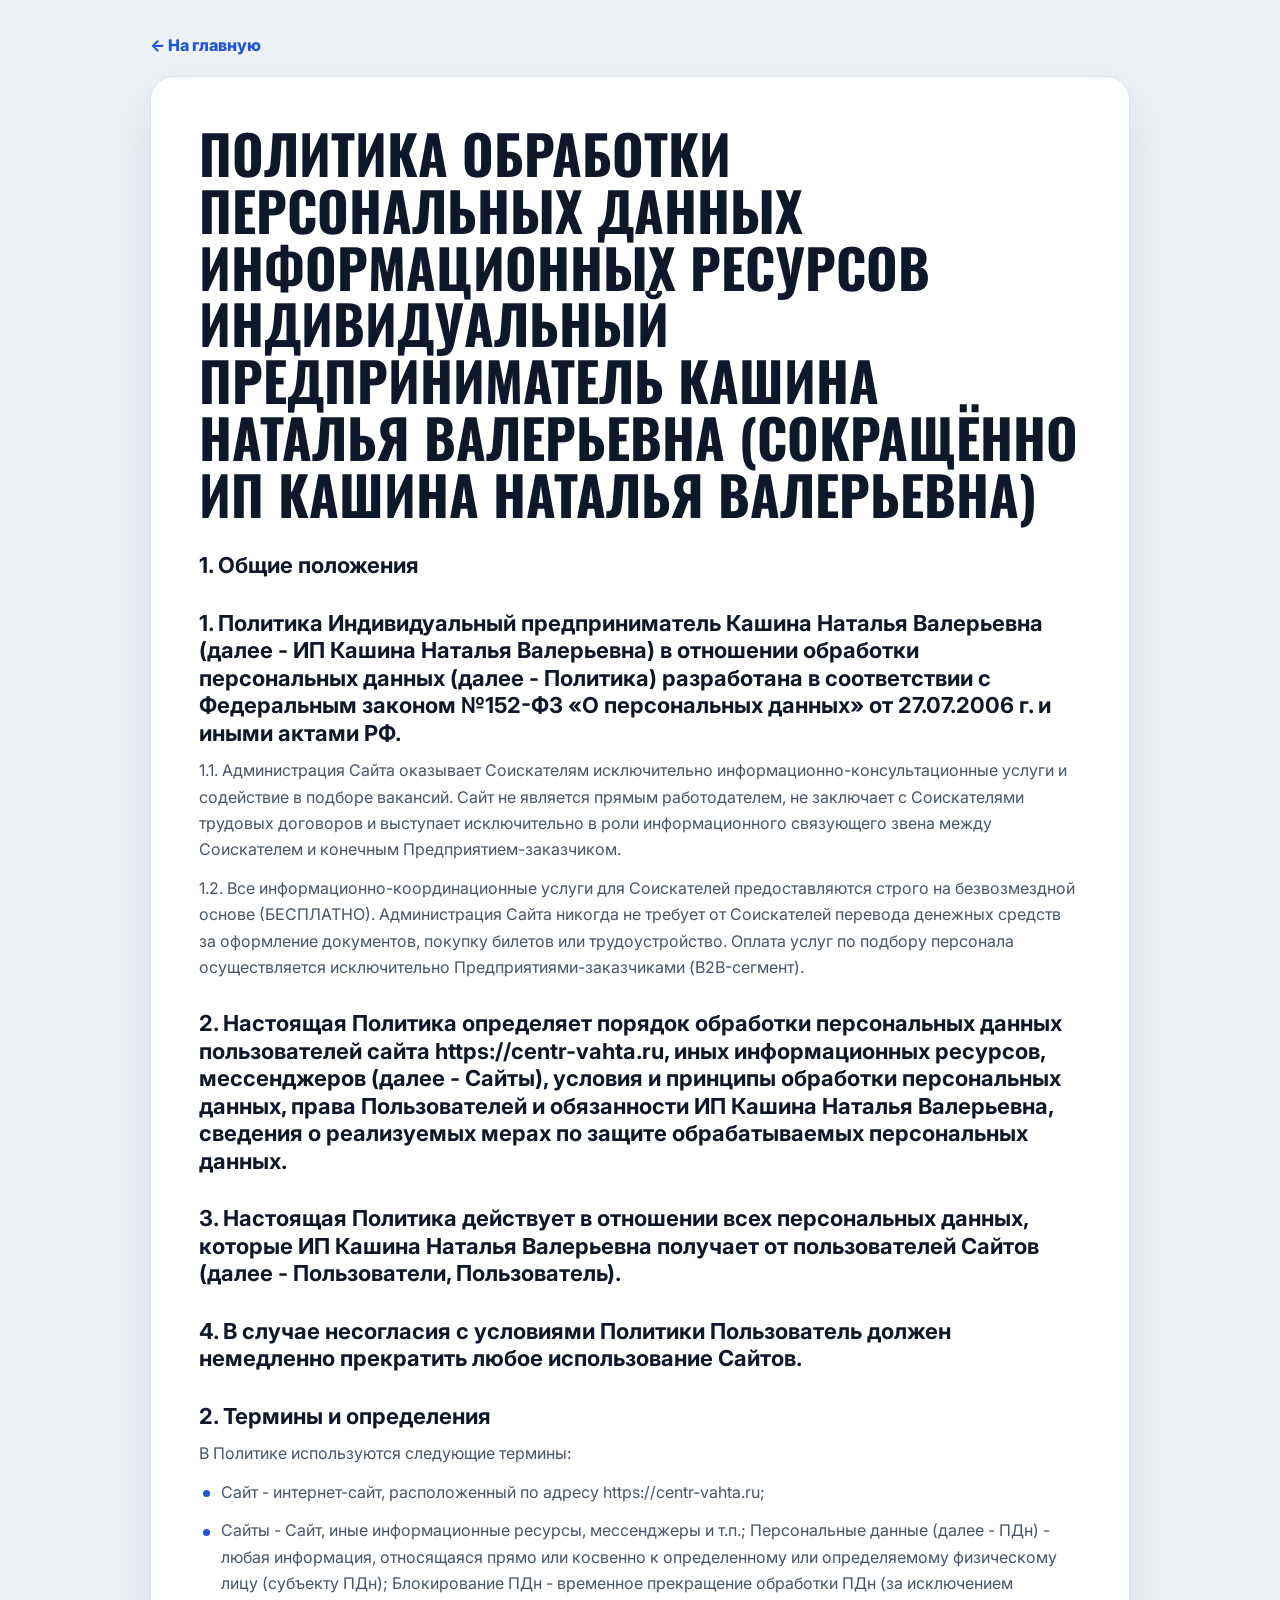
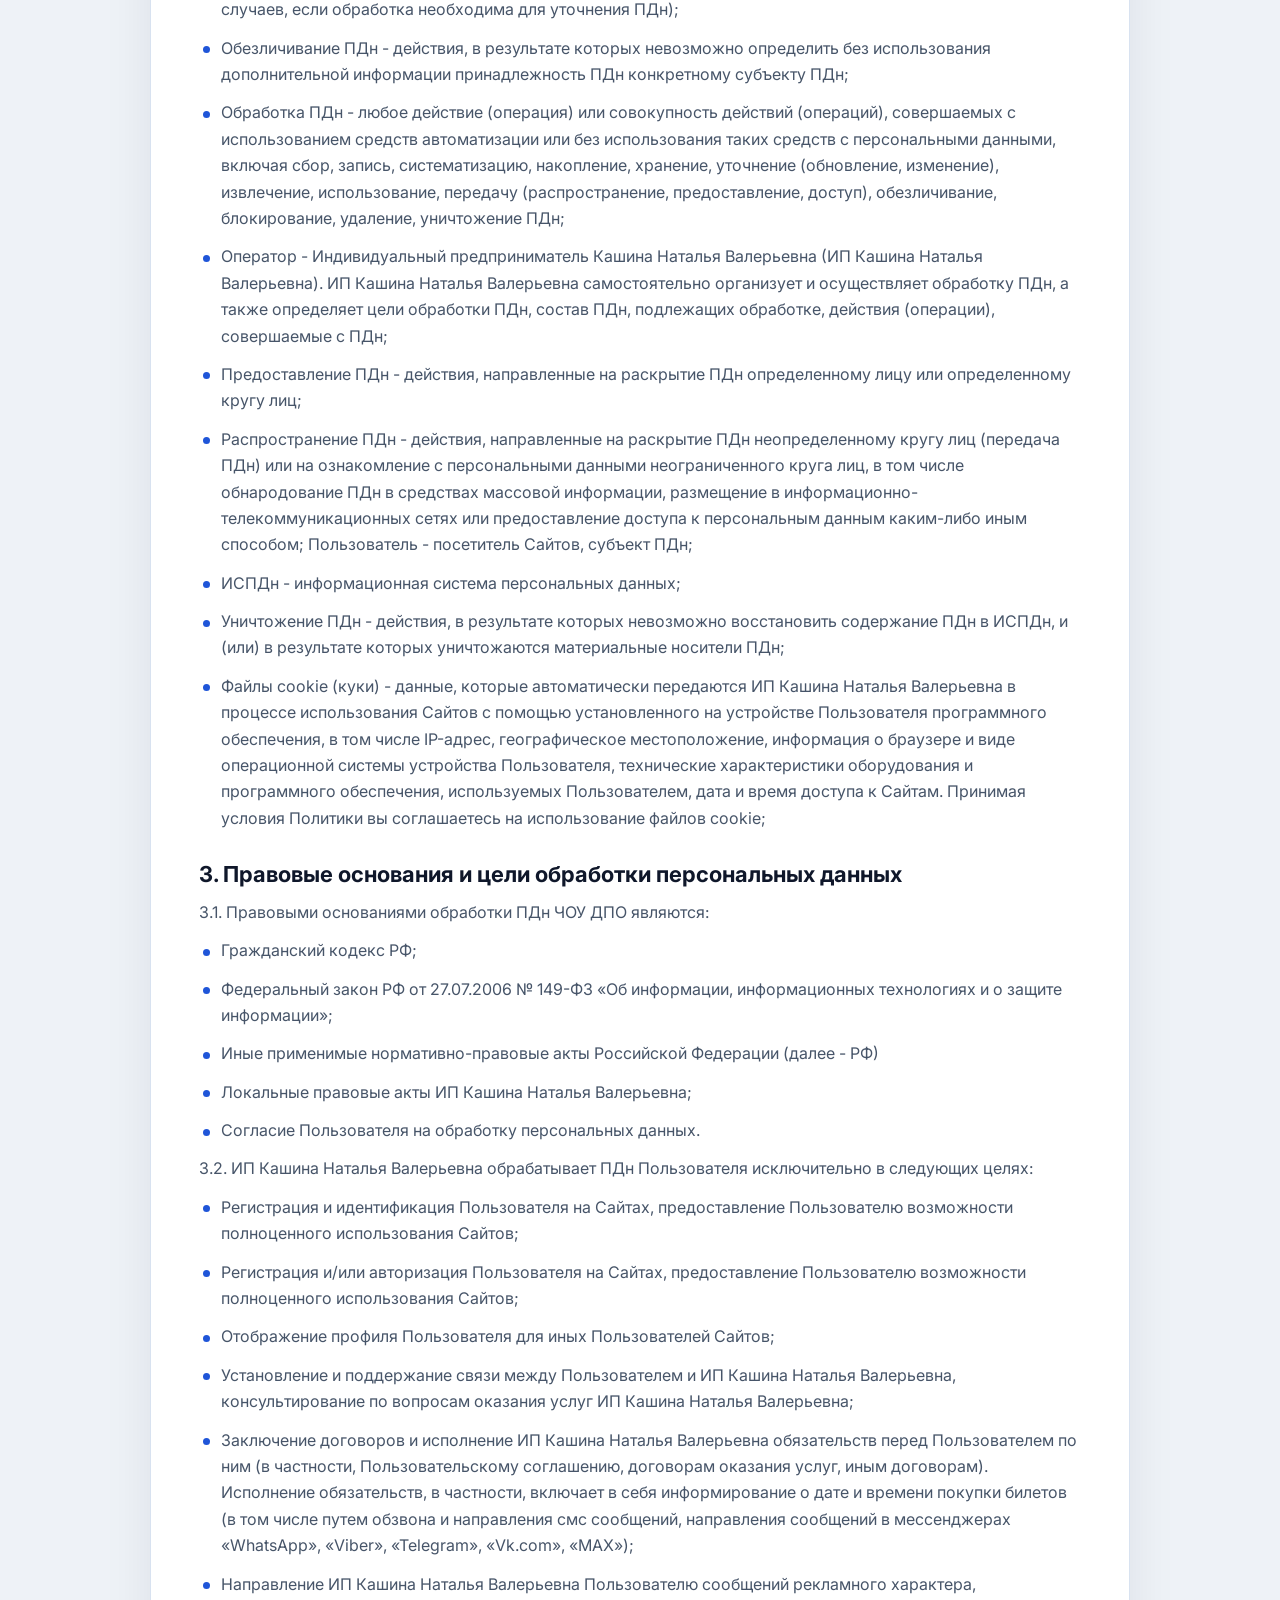
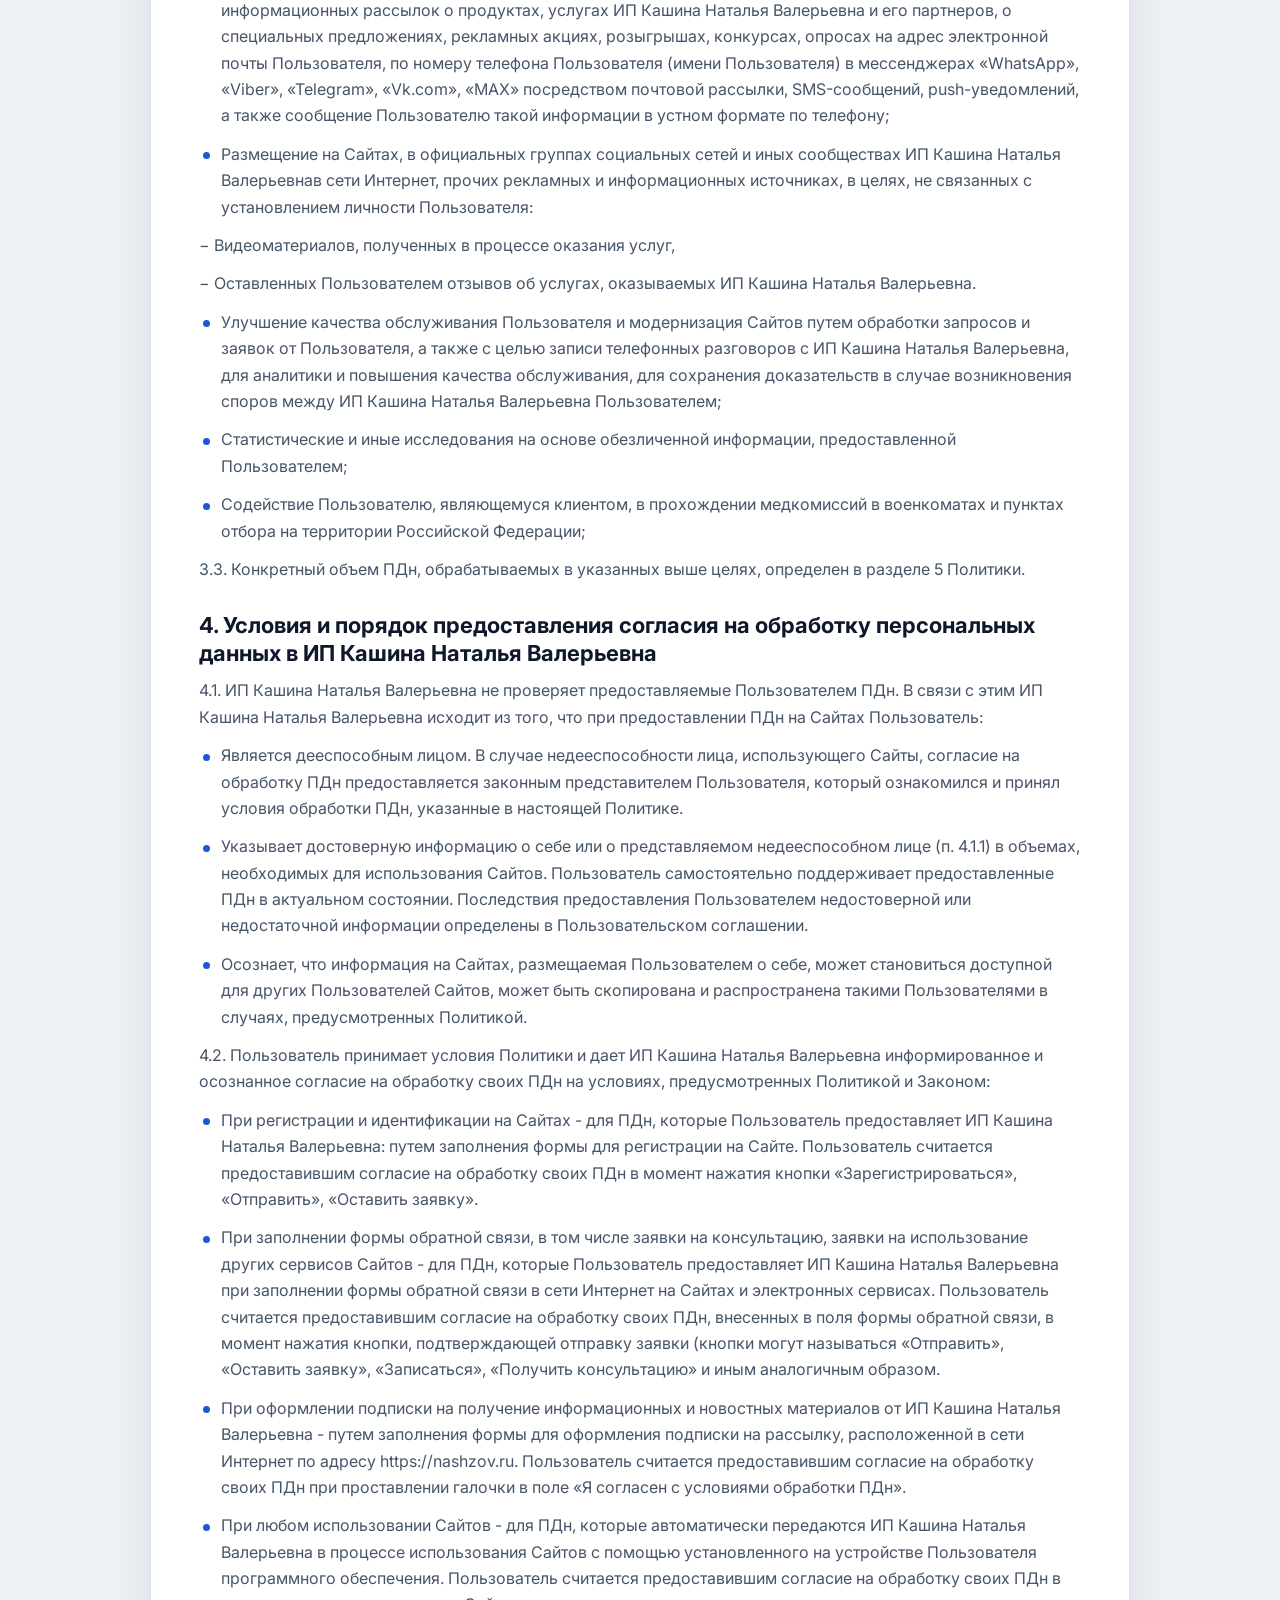
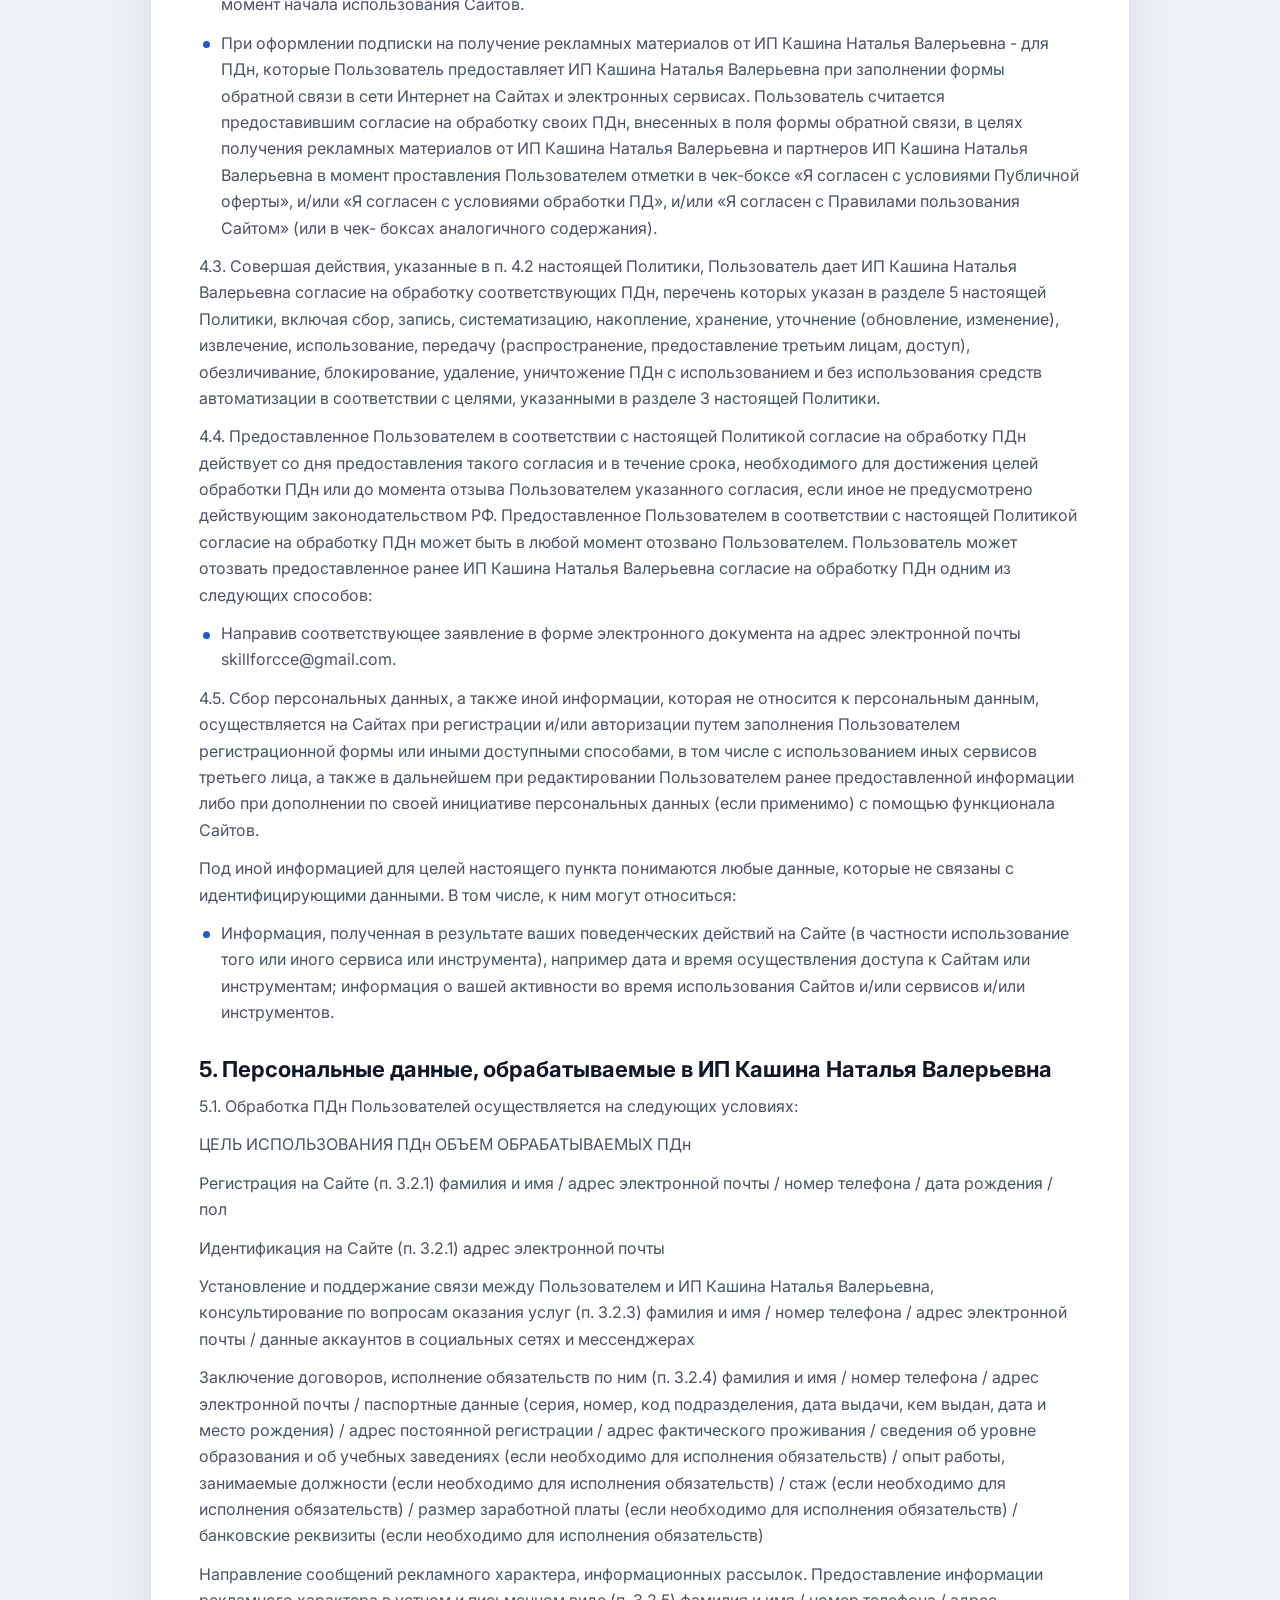
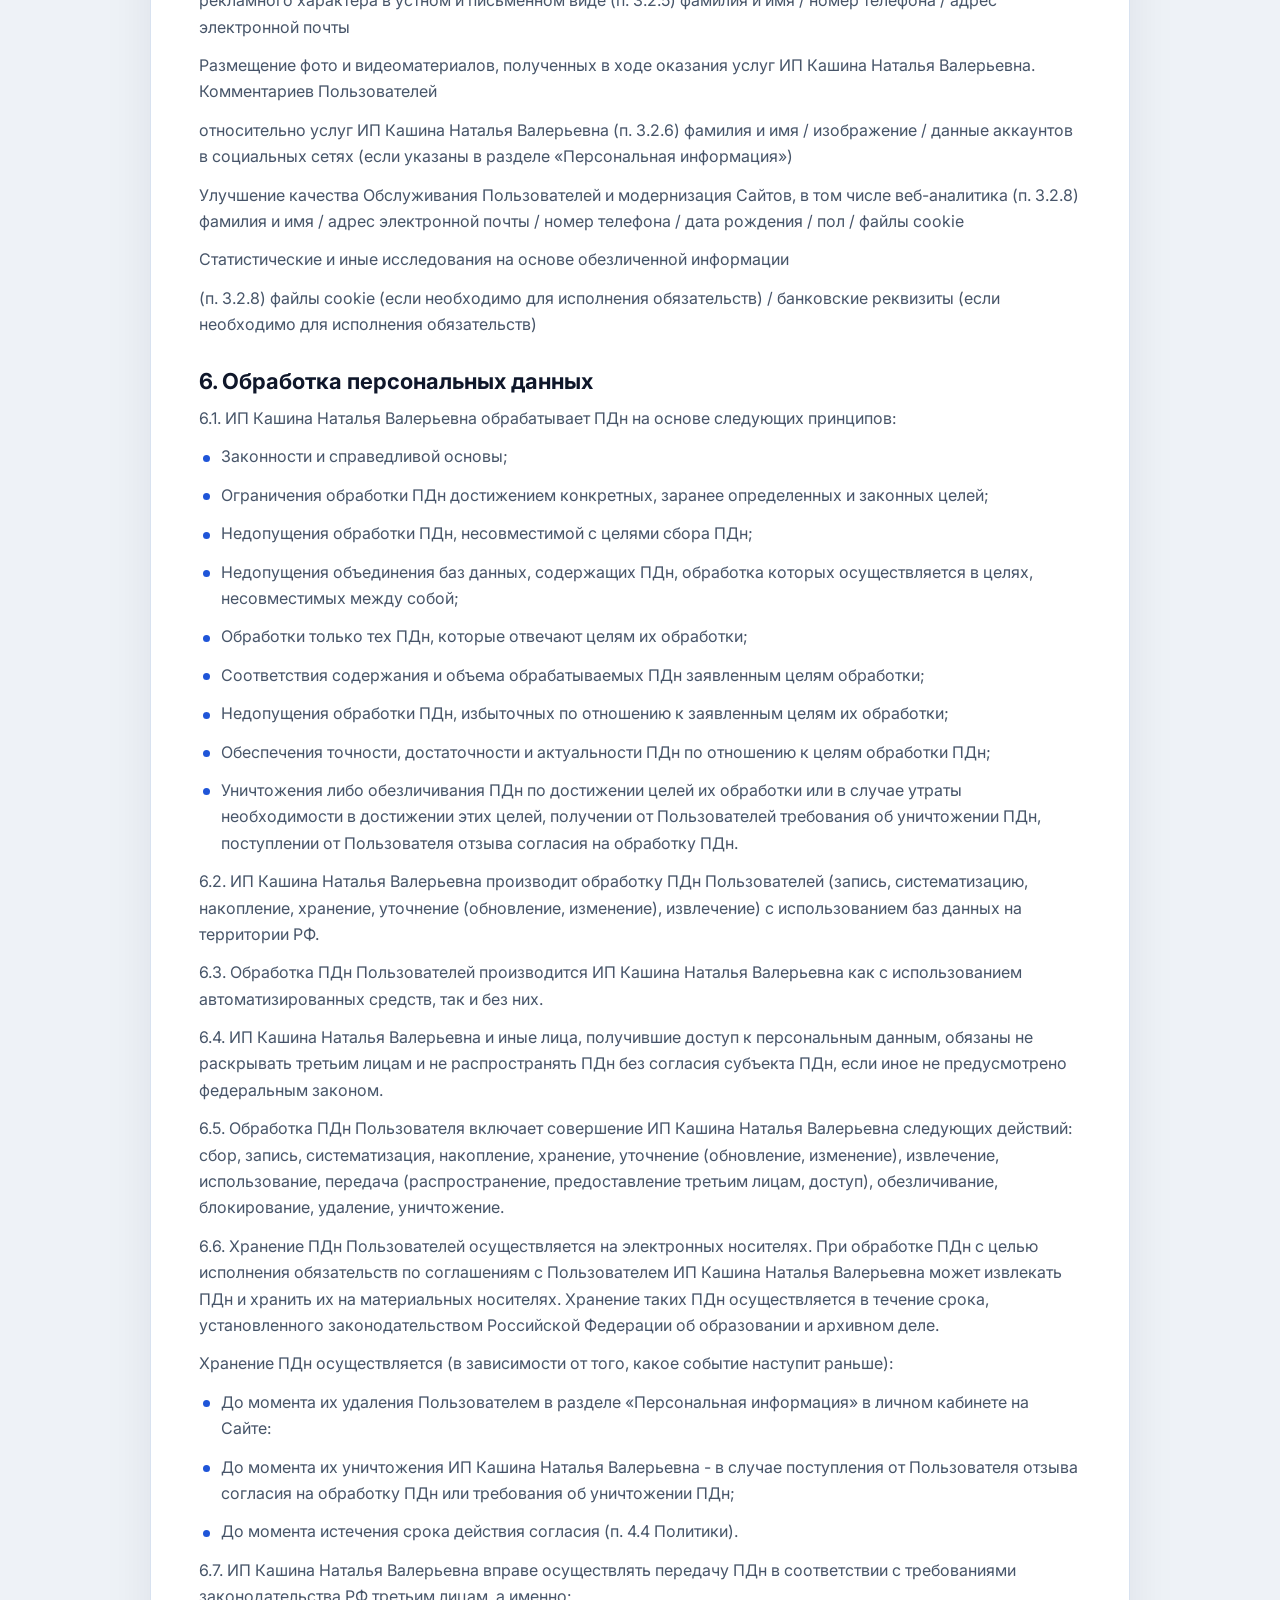
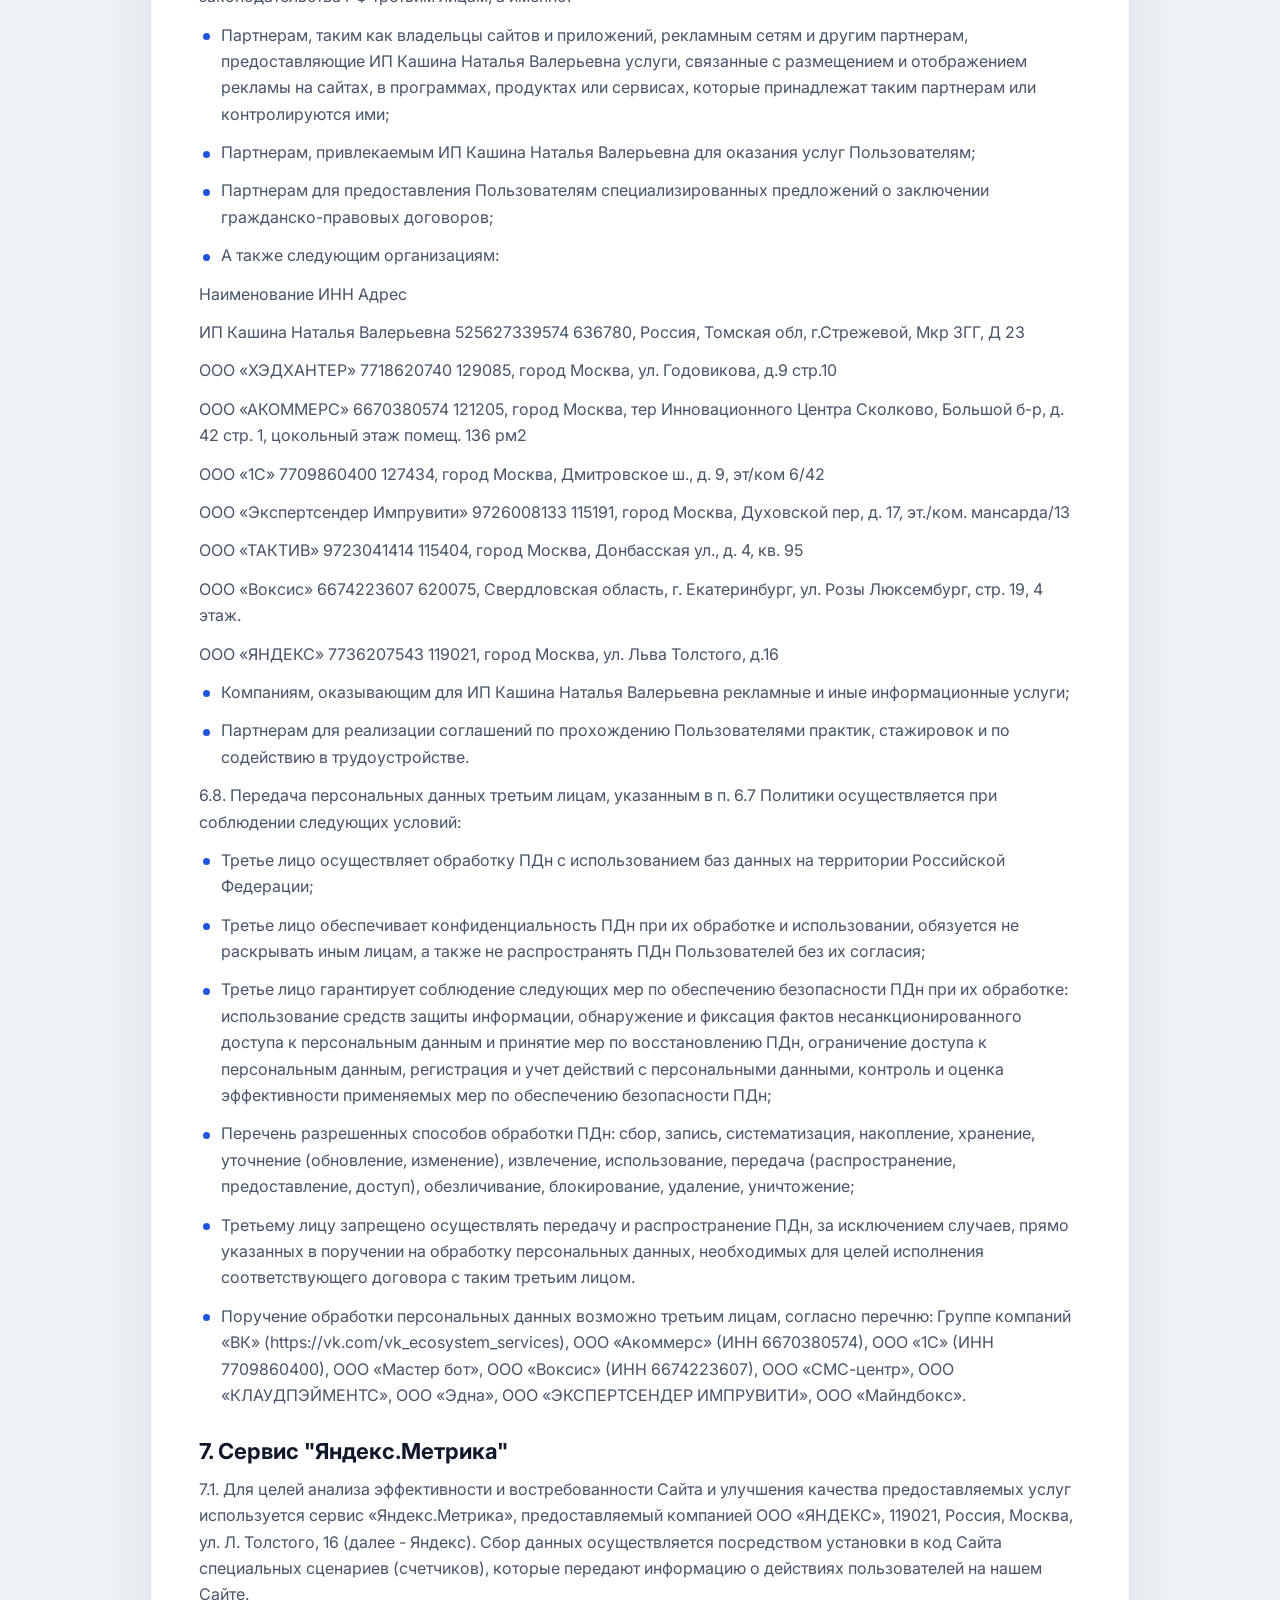
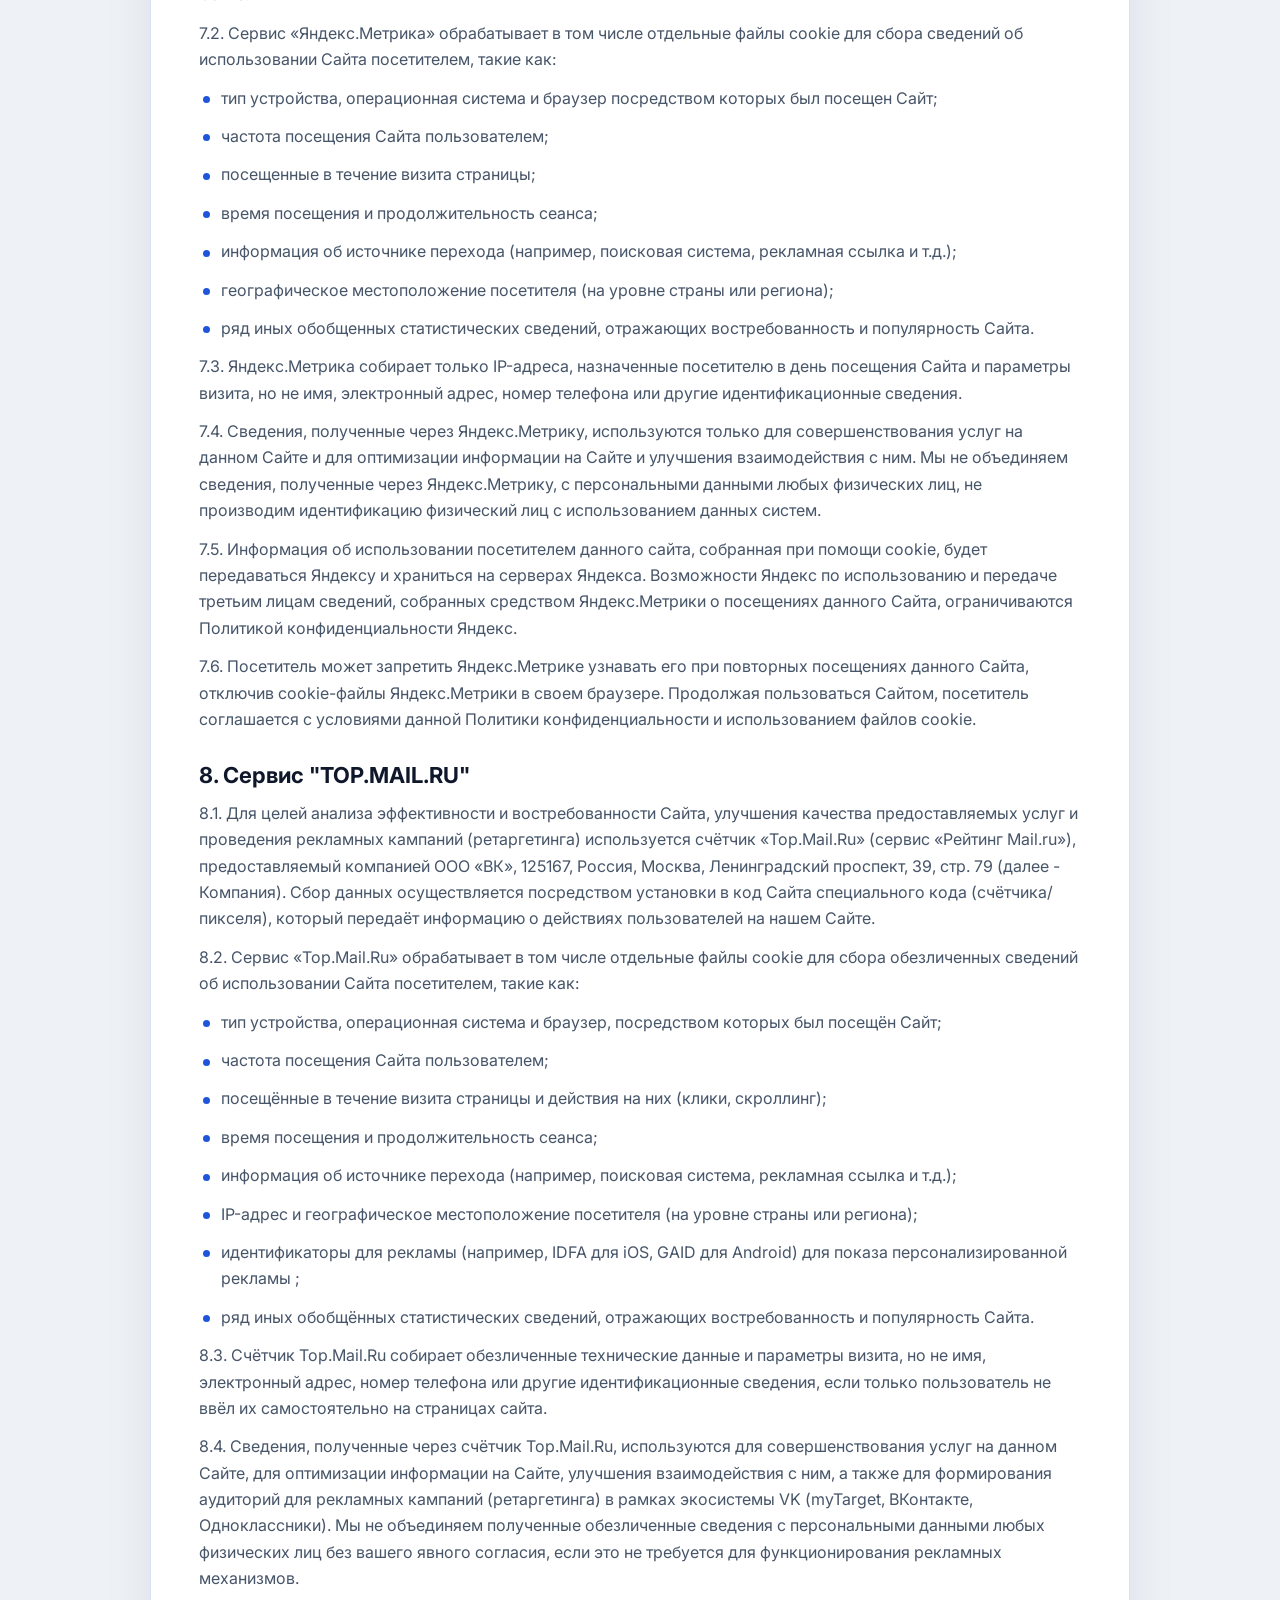
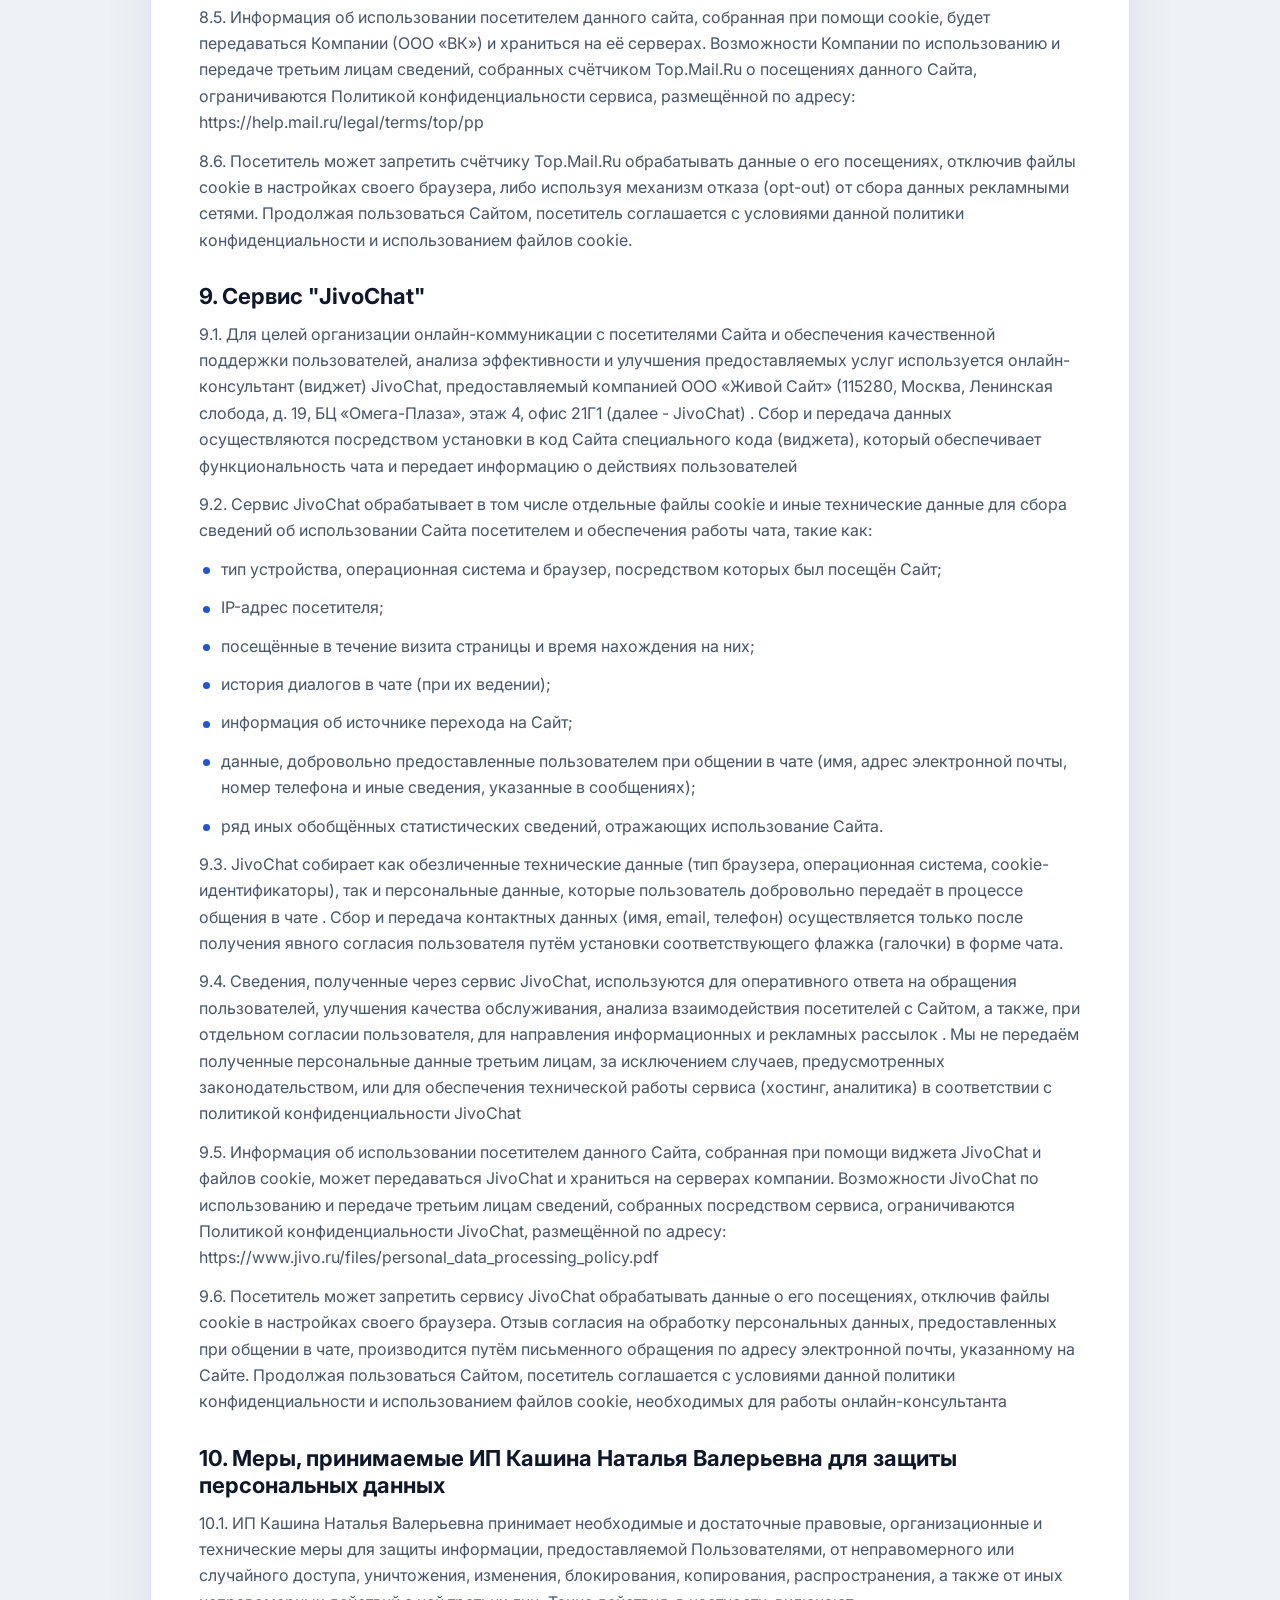
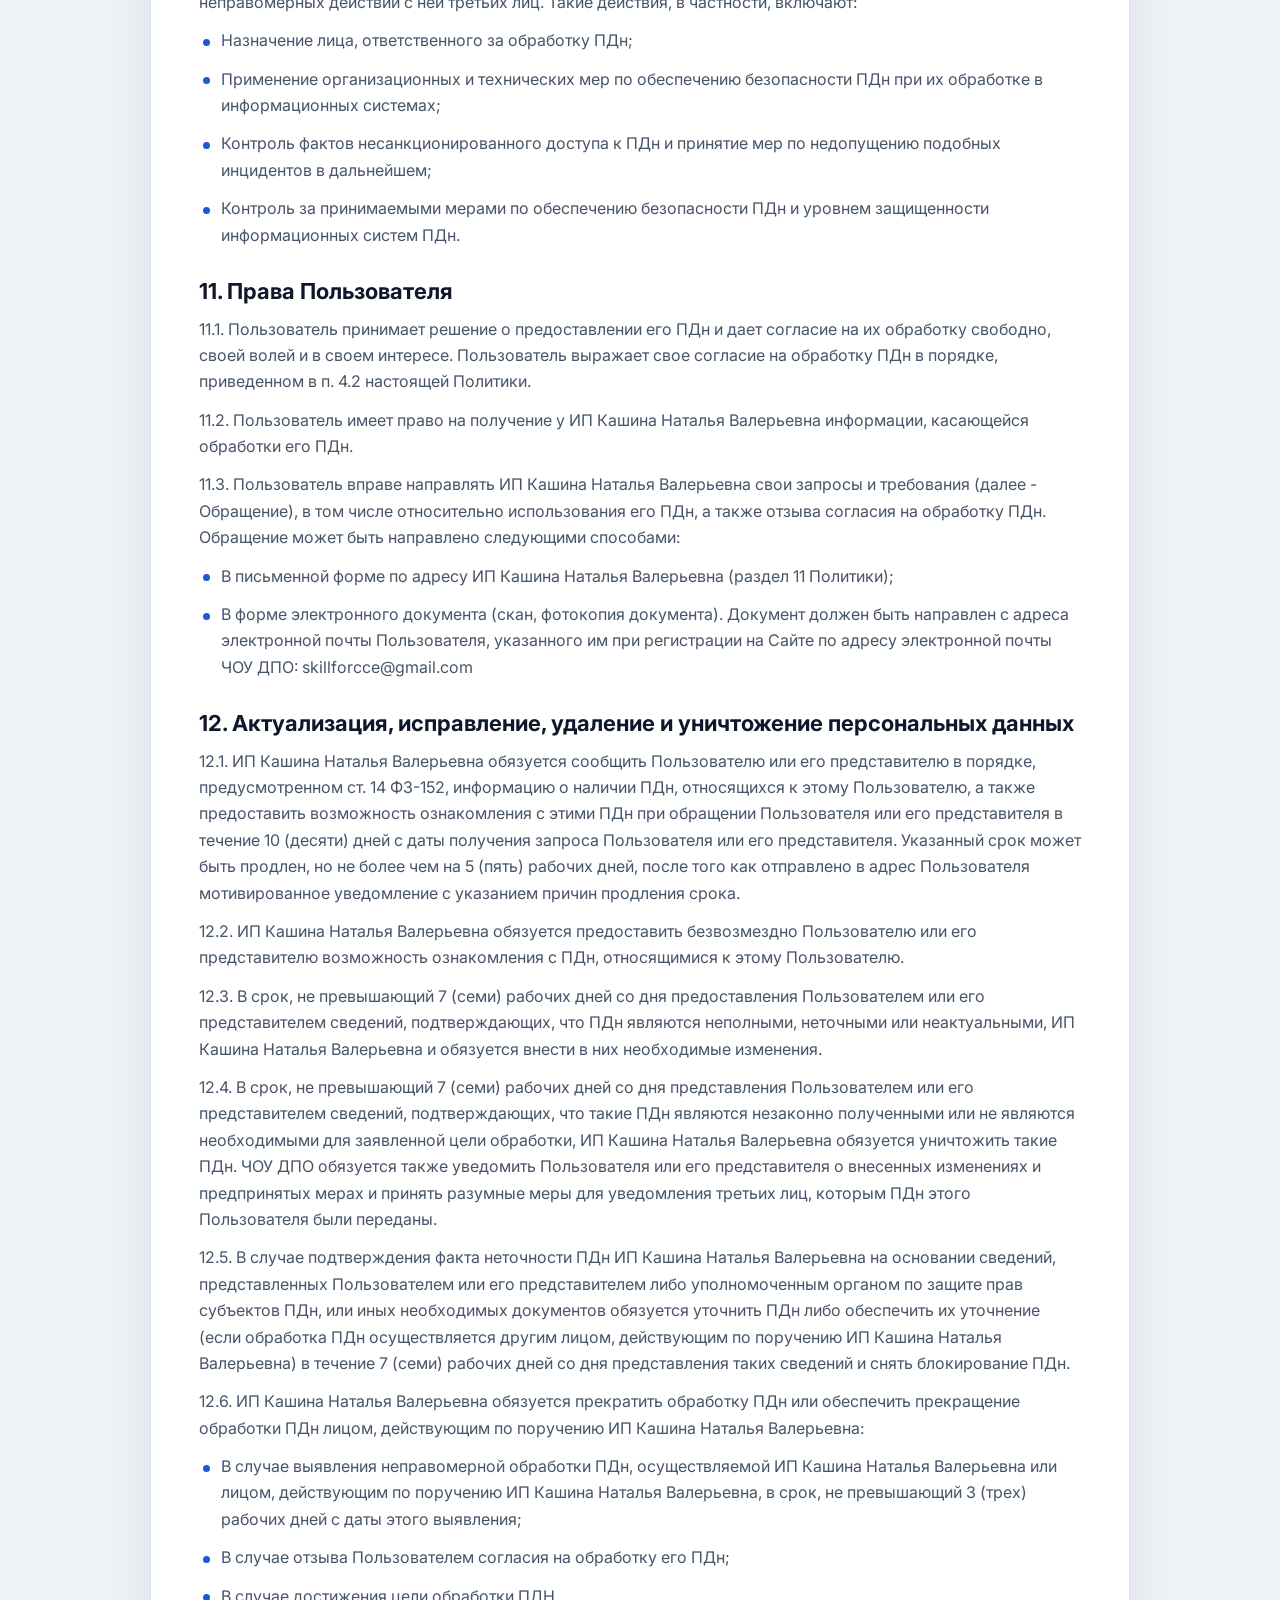
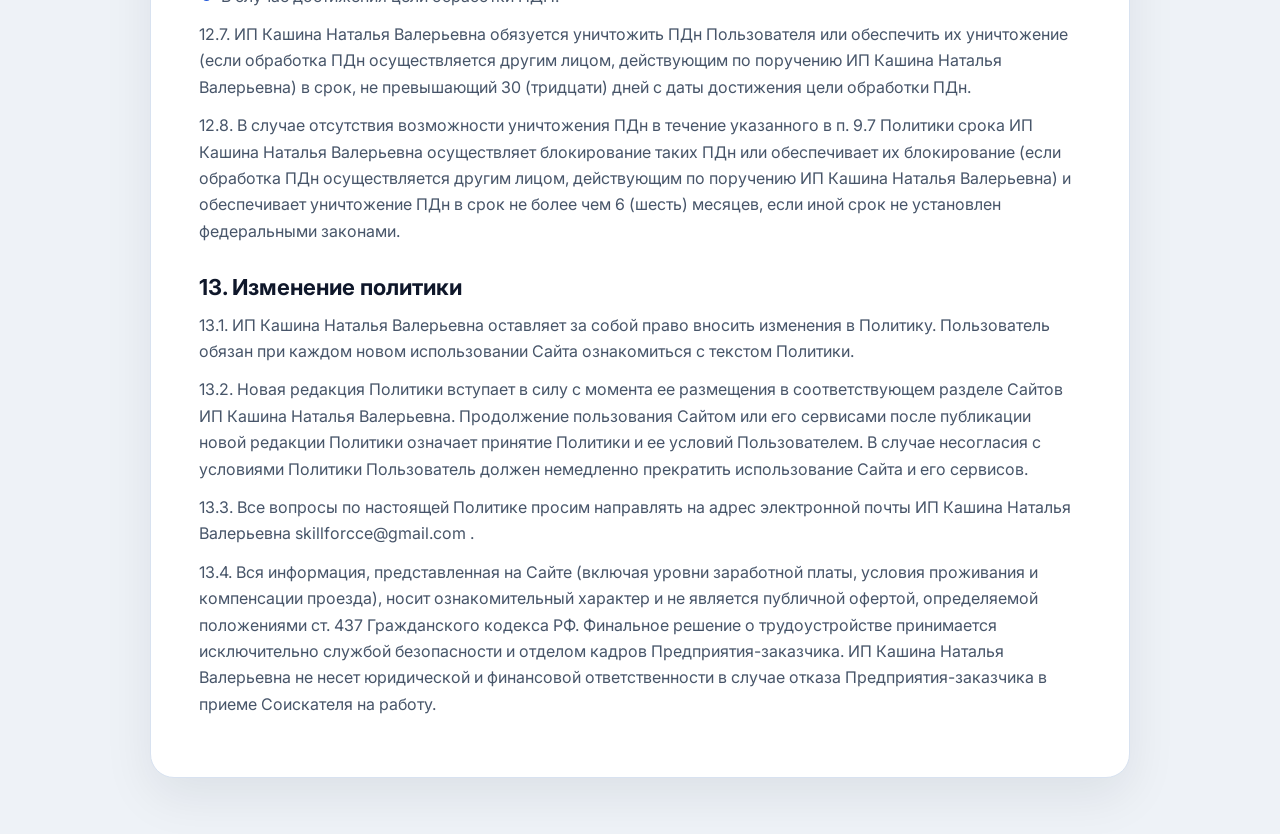
<file: pages/personal-data.html>
<!doctype html>
<html lang="ru">
<head>
  <meta charset="UTF-8">
  <meta name="viewport" content="width=device-width, initial-scale=1.0">
  <title>Согласие на обработку данных</title>
  <meta name="description" content="Порядок и условия обработки персональных данных.">
  <link rel="icon" href="/favicon.ico" sizes="any">
  <link rel="icon" href="/assets/images/favicon.svg" type="image/svg+xml">
  <link rel="icon" href="/assets/images/favicon-32x32.png" type="image/png" sizes="32x32">
  <link rel="apple-touch-icon" href="/assets/images/apple-touch-icon.png">
  <link rel="manifest" href="/site.webmanifest">
  <meta name="theme-color" content="#0f172a">
  <link rel="preconnect" href="https://fonts.googleapis.com">
  <link rel="preconnect" href="https://fonts.gstatic.com" crossorigin>
  <link href="https://fonts.googleapis.com/css2?family=Inter:wght@400;500;600;700;800&family=Oswald:wght@500;600;700&display=swap" rel="stylesheet">
  <style>
    :root { --blue: #1f55d8; --ink: #0f172a; --muted: #475569; --line: #d8e2f0; }
    * { box-sizing: border-box; }
    body { margin: 0; font-family: Inter, Arial, sans-serif; color: var(--ink); background: #eef2f7; line-height: 1.65; }
    .wrap { width: min(980px, calc(100% - 32px)); margin: 0 auto; padding: 32px 0 56px; }
    .back { display: inline-flex; align-items: center; gap: 8px; margin-bottom: 18px; color: var(--blue); text-decoration: none; font-weight: 800; }
    .card { background: #fff; border: 1px solid var(--line); border-radius: 24px; padding: clamp(24px, 4vw, 48px); box-shadow: 0 18px 50px rgba(15, 23, 42, .08); }
    h1 { margin: 0 0 22px; font-family: Oswald, Inter, sans-serif; font-size: clamp(30px, 5vw, 54px); line-height: 1.05; text-transform: uppercase; }
    h2 { margin: 30px 0 10px; font-size: 22px; line-height: 1.25; }
    p { margin: 0 0 12px; color: var(--muted); }
    .legal-bullet { padding-left: 22px; position: relative; }
    .legal-bullet::before { content: ''; width: 7px; height: 7px; border-radius: 50%; background: var(--blue); position: absolute; left: 4px; top: .72em; }
    @media (max-width: 640px) { .wrap { width: min(100% - 20px, 980px); padding-top: 18px; } .card { border-radius: 18px; padding: 20px; } }
  </style>
  <!-- Top.Mail.Ru / VK Ads counter -->
  <script type="text/javascript">
    var _tmr = window._tmr || (window._tmr = []);
    _tmr.push({id: "3797789", type: "pageView", start: (new Date()).getTime()});
    (function (d, w, id) {
      if (d.getElementById(id)) return;
      var ts = d.createElement("script"); ts.type = "text/javascript"; ts.async = true; ts.id = id;
      ts.src = "https://top-fwz1.mail.ru/js/code.js";
      var f = function () {var s = d.getElementsByTagName("script")[0]; s.parentNode.insertBefore(ts, s);};
      if (w.opera == "[object Opera]") { d.addEventListener("DOMContentLoaded", f, false); } else { f(); }
    })(document, window, "tmr-code");
  </script>
  <!-- /Top.Mail.Ru / VK Ads counter -->
</head>
<body>
  <noscript><div><img src="https://top-fwz1.mail.ru/counter?id=3797789;js=na" style="position:absolute;left:-9999px;" alt="Top.Mail.Ru" /></div></noscript>
  <main class="wrap">
    <a class="back" href="../index.html">← На главную</a>
    <article class="card">
        <h1>ПОЛИТИКА ОБРАБОТКИ ПЕРСОНАЛЬНЫХ ДАННЫХ ИНФОРМАЦИОННЫХ РЕСУРСОВ ИНДИВИДУАЛЬНЫЙ ПРЕДПРИНИМАТЕЛЬ Кашина Наталья Валерьевна (сокращённо ИП Кашина Наталья Валерьевна)</h1>
        <h2>1. Общие положения</h2>
        <h2>1. Политика Индивидуальный предприниматель Кашина Наталья Валерьевна (далее - ИП Кашина Наталья Валерьевна) в отношении обработки персональных данных (далее - Политика) разработана в соответствии с Федеральным законом №152-ФЗ &#171;О персональных данных&#187; от 27.07.2006 г. и иными актами РФ.</h2>
        <p>1.1. Администрация Сайта оказывает Соискателям исключительно информационно-консультационные услуги и содействие в подборе вакансий. Сайт не является прямым работодателем, не заключает с Соискателями трудовых договоров и выступает исключительно в роли информационного связующего звена между Соискателем и конечным Предприятием-заказчиком.</p>
        <p>1.2. Все информационно-координационные услуги для Соискателей предоставляются строго на безвозмездной основе (БЕСПЛАТНО). Администрация Сайта никогда не требует от Соискателей перевода денежных средств за оформление документов, покупку билетов или трудоустройство. Оплата услуг по подбору персонала осуществляется исключительно Предприятиями-заказчиками (B2B-сегмент).</p>
        <h2>2. Настоящая Политика определяет порядок обработки персональных данных пользователей сайта https://centr-vahta.ru, иных информационных ресурсов, мессенджеров (далее - Сайты), условия и принципы обработки персональных данных, права Пользователей и обязанности ИП Кашина Наталья Валерьевна, сведения о реализуемых мерах по защите обрабатываемых персональных данных.</h2>
        <h2>3. Настоящая Политика действует в отношении всех персональных данных, которые ИП Кашина Наталья Валерьевна получает от пользователей Сайтов (далее - Пользователи, Пользователь).</h2>
        <h2>4. В случае несогласия с условиями Политики Пользователь должен немедленно прекратить любое использование Сайтов.</h2>
        <h2>2. Термины и определения</h2>
        <p>В Политике используются следующие термины:</p>
        <p class="legal-bullet">Сайт - интернет-сайт, расположенный по адресу https://centr-vahta.ru;</p>
        <p class="legal-bullet">Сайты - Сайт, иные информационные ресурсы, мессенджеры и т.п.; Персональные данные (далее - ПДн) - любая информация, относящаяся прямо или косвенно к определенному или определяемому физическому лицу (субъекту ПДн); Блокирование ПДн - временное прекращение обработки ПДн (за исключением случаев, если обработка необходима для уточнения ПДн);</p>
        <p class="legal-bullet">Обезличивание ПДн - действия, в результате которых невозможно определить без использования дополнительной информации принадлежность ПДн конкретному субъекту ПДн;</p>
        <p class="legal-bullet">Обработка ПДн - любое действие (операция) или совокупность действий (операций), совершаемых с использованием средств автоматизации или без использования таких средств с персональными данными, включая сбор, запись, систематизацию, накопление, хранение, уточнение (обновление, изменение), извлечение, использование, передачу (распространение, предоставление, доступ), обезличивание, блокирование, удаление, уничтожение ПДн;</p>
        <p class="legal-bullet">Оператор - Индивидуальный предприниматель Кашина Наталья Валерьевна (ИП Кашина Наталья Валерьевна). ИП Кашина Наталья Валерьевна самостоятельно организует и осуществляет обработку ПДн, а также определяет цели обработки ПДн, состав ПДн, подлежащих обработке, действия (операции), совершаемые с ПДн;</p>
        <p class="legal-bullet">Предоставление ПДн - действия, направленные на раскрытие ПДн определенному лицу или определенному кругу лиц;</p>
        <p class="legal-bullet">Распространение ПДн - действия, направленные на раскрытие ПДн неопределенному кругу лиц (передача ПДн) или на ознакомление с персональными данными неограниченного круга лиц, в том числе обнародование ПДн в средствах массовой информации, размещение в информационно-телекоммуникационных сетях или предоставление доступа к персональным данным каким-либо иным способом; Пользователь - посетитель Сайтов, субъект ПДн;</p>
        <p class="legal-bullet">ИСПДн - информационная система персональных данных;</p>
        <p class="legal-bullet">Уничтожение ПДн - действия, в результате которых невозможно восстановить содержание ПДн в ИСПДн, и (или) в результате которых уничтожаются материальные носители ПДн;</p>
        <p class="legal-bullet">Файлы cookie (куки) - данные, которые автоматически передаются ИП Кашина Наталья Валерьевна в процессе использования Сайтов с помощью установленного на устройстве Пользователя программного обеспечения, в том числе IP-адрес, географическое местоположение, информация о браузере и виде операционной системы устройства Пользователя, технические характеристики оборудования и программного обеспечения, используемых Пользователем, дата и время доступа к Сайтам. Принимая условия Политики вы соглашаетесь на использование файлов cookie;</p>
        <h2>3. Правовые основания и цели обработки персональных данных</h2>
        <p>3.1. Правовыми основаниями обработки ПДн ЧОУ ДПО являются:</p>
        <p class="legal-bullet">Гражданский кодекс РФ;</p>
        <p class="legal-bullet">Федеральный закон РФ от 27.07.2006 № 149-ФЗ &#171;Об информации, информационных технологиях и о защите информации&#187;;</p>
        <p class="legal-bullet">Иные применимые нормативно-правовые акты Российской Федерации (далее - РФ)</p>
        <p class="legal-bullet">Локальные правовые акты ИП Кашина Наталья Валерьевна;</p>
        <p class="legal-bullet">Согласие Пользователя на обработку персональных данных.</p>
        <p>3.2. ИП Кашина Наталья Валерьевна обрабатывает ПДн Пользователя исключительно в следующих целях:</p>
        <p class="legal-bullet">Регистрация и идентификация Пользователя на Сайтах, предоставление Пользователю возможности полноценного использования Сайтов;</p>
        <p class="legal-bullet">Регистрация и/или авторизация Пользователя на Сайтах, предоставление Пользователю возможности полноценного использования Сайтов;</p>
        <p class="legal-bullet">Отображение профиля Пользователя для иных Пользователей Сайтов;</p>
        <p class="legal-bullet">Установление и поддержание связи между Пользователем и ИП Кашина Наталья Валерьевна, консультирование по вопросам оказания услуг ИП Кашина Наталья Валерьевна;</p>
        <p class="legal-bullet">Заключение договоров и исполнение ИП Кашина Наталья Валерьевна обязательств перед Пользователем по ним (в частности, Пользовательскому соглашению, договорам оказания услуг, иным договорам). Исполнение обязательств, в частности, включает в себя информирование о дате и времени покупки билетов (в том числе путем обзвона и направления смс сообщений, направления сообщений в мессенджерах &#171;WhatsApp&#187;, &#171;Viber&#187;, &#171;Telegram&#187;, &#171;Vk.com&#187;, &#171;MAX&#187;);</p>
        <p class="legal-bullet">Направление ИП Кашина Наталья Валерьевна Пользователю сообщений рекламного характера, информационных рассылок о продуктах, услугах ИП Кашина Наталья Валерьевна и его партнеров, о специальных предложениях, рекламных акциях, розыгрышах, конкурсах, опросах на адрес электронной почты Пользователя, по номеру телефона Пользователя (имени Пользователя) в мессенджерах &#171;WhatsApp&#187;, &#171;Viber&#187;, &#171;Telegram&#187;, &#171;Vk.com&#187;, &#171;MAX&#187; посредством почтовой рассылки, SMS-сообщений, push-уведомлений, а также сообщение Пользователю такой информации в устном формате по телефону;</p>
        <p class="legal-bullet">Размещение на Сайтах, в официальных группах социальных сетей и иных сообществах ИП Кашина Наталья Валерьевнав сети Интернет, прочих рекламных и информационных источниках, в целях, не связанных с установлением личности Пользователя:</p>
        <p>− Видеоматериалов, полученных в процессе оказания услуг,</p>
        <p>− Оставленных Пользователем отзывов об услугах, оказываемых ИП Кашина Наталья Валерьевна.</p>
        <p class="legal-bullet">Улучшение качества обслуживания Пользователя и модернизация Сайтов путем обработки запросов и заявок от Пользователя, а также с целью записи телефонных разговоров с ИП Кашина Наталья Валерьевна, для аналитики и повышения качества обслуживания, для сохранения доказательств в случае возникновения споров между ИП Кашина Наталья Валерьевна Пользователем;</p>
        <p class="legal-bullet">Статистические и иные исследования на основе обезличенной информации, предоставленной Пользователем;</p>
        <p class="legal-bullet">Содействие Пользователю, являющемуся клиентом, в прохождении медкомиссий в военкоматах и пунктах отбора на территории Российской Федерации;</p>
        <p>3.3. Конкретный объем ПДн, обрабатываемых в указанных выше целях, определен в разделе 5 Политики.</p>
        <h2>4. Условия и порядок предоставления согласия на обработку персональных данных в ИП Кашина Наталья Валерьевна</h2>
        <p>4.1. ИП Кашина Наталья Валерьевна не проверяет предоставляемые Пользователем ПДн. В связи с этим ИП Кашина Наталья Валерьевна исходит из того, что при предоставлении ПДн на Сайтах Пользователь:</p>
        <p class="legal-bullet">Является дееспособным лицом. В случае недееспособности лица, использующего Сайты, согласие на обработку ПДн предоставляется законным представителем Пользователя, который ознакомился и принял условия обработки ПДн, указанные в настоящей Политике.</p>
        <p class="legal-bullet">Указывает достоверную информацию о себе или о представляемом недееспособном лице (п. 4.1.1) в объемах, необходимых для использования Сайтов. Пользователь самостоятельно поддерживает предоставленные ПДн в актуальном состоянии. Последствия предоставления Пользователем недостоверной или недостаточной информации определены в Пользовательском соглашении.</p>
        <p class="legal-bullet">Осознает, что информация на Сайтах, размещаемая Пользователем о себе, может становиться доступной для других Пользователей Сайтов, может быть скопирована и распространена такими Пользователями в случаях, предусмотренных Политикой.</p>
        <p>4.2. Пользователь принимает условия Политики и дает ИП Кашина Наталья Валерьевна информированное и осознанное согласие на обработку своих ПДн на условиях, предусмотренных Политикой и Законом:</p>
        <p class="legal-bullet">При регистрации и идентификации на Сайтах - для ПДн, которые Пользователь предоставляет ИП Кашина Наталья Валерьевна: путем заполнения формы для регистрации на Сайте. Пользователь считается предоставившим согласие на обработку своих ПДн в момент нажатия кнопки &#171;Зарегистрироваться&#187;, &#171;Отправить&#187;, &#171;Оставить заявку&#187;.</p>
        <p class="legal-bullet">При заполнении формы обратной связи, в том числе заявки на консультацию, заявки на использование других сервисов Сайтов - для ПДн, которые Пользователь предоставляет ИП Кашина Наталья Валерьевна при заполнении формы обратной связи в сети Интернет на Сайтах и электронных сервисах. Пользователь считается предоставившим согласие на обработку своих ПДн, внесенных в поля формы обратной связи, в момент нажатия кнопки, подтверждающей отправку заявки (кнопки могут называться &#171;Отправить&#187;, &#171;Оставить заявку&#187;, &#171;Записаться&#187;, &#171;Получить консультацию&#187; и иным аналогичным образом.</p>
        <p class="legal-bullet">При оформлении подписки на получение информационных и новостных материалов от ИП Кашина Наталья Валерьевна - путем заполнения формы для оформления подписки на рассылку, расположенной в сети Интернет по адресу https://nashzov.ru. Пользователь считается предоставившим согласие на обработку своих ПДн при проставлении галочки в поле &#171;Я согласен с условиями обработки ПДн&#187;.</p>
        <p class="legal-bullet">При любом использовании Сайтов - для ПДн, которые автоматически передаются ИП Кашина Наталья Валерьевна в процессе использования Сайтов с помощью установленного на устройстве Пользователя программного обеспечения. Пользователь считается предоставившим согласие на обработку своих ПДн в момент начала использования Сайтов.</p>
        <p class="legal-bullet">При оформлении подписки на получение рекламных материалов от ИП Кашина Наталья Валерьевна - для ПДн, которые Пользователь предоставляет ИП Кашина Наталья Валерьевна при заполнении формы обратной связи в сети Интернет на Сайтах и электронных сервисах. Пользователь считается предоставившим согласие на обработку своих ПДн, внесенных в поля формы обратной связи, в целях получения рекламных материалов от ИП Кашина Наталья Валерьевна и партнеров ИП Кашина Наталья Валерьевна в момент проставления Пользователем отметки в чек-боксе &#171;Я согласен с условиями Публичной оферты&#187;, и/или &#171;Я согласен с условиями обработки ПД&#187;, и/или &#171;Я согласен с Правилами пользования Сайтом&#187; (или в чек- боксах аналогичного содержания).</p>
        <p>4.3. Совершая действия, указанные в п. 4.2 настоящей Политики, Пользователь дает ИП Кашина Наталья Валерьевна согласие на обработку соответствующих ПДн, перечень которых указан в разделе 5 настоящей Политики, включая сбор, запись, систематизацию, накопление, хранение, уточнение (обновление, изменение), извлечение, использование, передачу (распространение, предоставление третьим лицам, доступ), обезличивание, блокирование, удаление, уничтожение ПДн с использованием и без использования средств автоматизации в соответствии с целями, указанными в разделе 3 настоящей Политики.</p>
        <p>4.4. Предоставленное Пользователем в соответствии с настоящей Политикой согласие на обработку ПДн действует со дня предоставления такого согласия и в течение срока, необходимого для достижения целей обработки ПДн или до момента отзыва Пользователем указанного согласия, если иное не предусмотрено действующим законодательством РФ. Предоставленное Пользователем в соответствии с настоящей Политикой согласие на обработку ПДн может быть в любой момент отозвано Пользователем. Пользователь может отозвать предоставленное ранее ИП Кашина Наталья Валерьевна согласие на обработку ПДн одним из следующих способов:</p>
        <p class="legal-bullet">Направив соответствующее заявление в форме электронного документа на адрес электронной почты skillforcce@gmail.com.</p>
        <p>4.5. Сбор персональных данных, а также иной информации, которая не относится к персональным данным, осуществляется на Сайтах при регистрации и/или авторизации путем заполнения Пользователем регистрационной формы или иными доступными способами, в том числе с использованием иных сервисов третьего лица, а также в дальнейшем при редактировании Пользователем ранее предоставленной информации либо при дополнении по своей инициативе персональных данных (если применимо) с помощью функционала Сайтов.</p>
        <p>Под иной информацией для целей настоящего пункта понимаются любые данные, которые не связаны с идентифицирующими данными. В том числе, к ним могут относиться:</p>
        <p class="legal-bullet">Информация, полученная в результате ваших поведенческих действий на Сайте (в частности использование того или иного сервиса или инструмента), например дата и время осуществления доступа к Сайтам или инструментам; информация о вашей активности во время использования Сайтов и/или сервисов и/или инструментов.</p>
        <h2>5. Персональные данные, обрабатываемые в ИП Кашина Наталья Валерьевна</h2>
        <p>5.1. Обработка ПДн Пользователей осуществляется на следующих условиях:</p>
        <p>ЦЕЛЬ ИСПОЛЬЗОВАНИЯ ПДн ОБЪЕМ ОБРАБАТЫВАЕМЫХ ПДн</p>
        <p>Регистрация на Сайте (п. 3.2.1) фамилия и имя / адрес электронной почты / номер телефона / дата рождения / пол</p>
        <p>Идентификация на Сайте (п. 3.2.1) адрес электронной почты</p>
        <p>Установление и поддержание связи между Пользователем и ИП Кашина Наталья Валерьевна, консультирование по вопросам оказания услуг (п. 3.2.3) фамилия и имя / номер телефона / адрес электронной почты / данные аккаунтов в социальных сетях и мессенджерах</p>
        <p>Заключение договоров, исполнение обязательств по ним (п. 3.2.4) фамилия и имя / номер телефона / адрес электронной почты / паспортные данные (серия, номер, код подразделения, дата выдачи, кем выдан, дата и место рождения) / адрес постоянной регистрации / адрес фактического проживания / сведения об уровне образования и об учебных заведениях (если необходимо для исполнения обязательств) / опыт работы, занимаемые должности (если необходимо для исполнения обязательств) / стаж (если необходимо для исполнения обязательств) / размер заработной платы (если необходимо для исполнения обязательств) / банковские реквизиты (если необходимо для исполнения обязательств)</p>
        <p>Направление сообщений рекламного характера, информационных рассылок. Предоставление информации рекламного характера в устном и письменном виде (п. 3.2.5) фамилия и имя / номер телефона / адрес электронной почты</p>
        <p>Размещение фото и видеоматериалов, полученных в ходе оказания услуг ИП Кашина Наталья Валерьевна. Комментариев Пользователей</p>
        <p>относительно услуг ИП Кашина Наталья Валерьевна (п. 3.2.6) фамилия и имя / изображение / данные аккаунтов в социальных сетях (если указаны в разделе &#171;Персональная информация&#187;)</p>
        <p>Улучшение качества Обслуживания Пользователей и модернизация Сайтов, в том числе веб-аналитика (п. 3.2.8) фамилия и имя / адрес электронной почты / номер телефона / дата рождения / пол / файлы cookie</p>
        <p>Статистические и иные исследования на основе обезличенной информации</p>
        <p>(п. 3.2.8) файлы cookie (если необходимо для исполнения обязательств) / банковские реквизиты (если необходимо для исполнения обязательств)</p>
        <h2>6. Обработка персональных данных</h2>
        <p>6.1. ИП Кашина Наталья Валерьевна обрабатывает ПДн на основе следующих принципов:</p>
        <p class="legal-bullet">Законности и справедливой основы;</p>
        <p class="legal-bullet">Ограничения обработки ПДн достижением конкретных, заранее определенных и законных целей;</p>
        <p class="legal-bullet">Недопущения обработки ПДн, несовместимой с целями сбора ПДн;</p>
        <p class="legal-bullet">Недопущения объединения баз данных, содержащих ПДн, обработка которых осуществляется в целях, несовместимых между собой;</p>
        <p class="legal-bullet">Обработки только тех ПДн, которые отвечают целям их обработки;</p>
        <p class="legal-bullet">Соответствия содержания и объема обрабатываемых ПДн заявленным целям обработки;</p>
        <p class="legal-bullet">Недопущения обработки ПДн, избыточных по отношению к заявленным целям их обработки;</p>
        <p class="legal-bullet">Обеспечения точности, достаточности и актуальности ПДн по отношению к целям обработки ПДн;</p>
        <p class="legal-bullet">Уничтожения либо обезличивания ПДн по достижении целей их обработки или в случае утраты необходимости в достижении этих целей, получении от Пользователей требования об уничтожении ПДн, поступлении от Пользователя отзыва согласия на обработку ПДн.</p>
        <p>6.2. ИП Кашина Наталья Валерьевна производит обработку ПДн Пользователей (запись, систематизацию, накопление, хранение, уточнение (обновление, изменение), извлечение) с использованием баз данных на территории РФ.</p>
        <p>6.3. Обработка ПДн Пользователей производится ИП Кашина Наталья Валерьевна как с использованием автоматизированных средств, так и без них.</p>
        <p>6.4. ИП Кашина Наталья Валерьевна и иные лица, получившие доступ к персональным данным, обязаны не раскрывать третьим лицам и не распространять ПДн без согласия субъекта ПДн, если иное не предусмотрено федеральным законом.</p>
        <p>6.5. Обработка ПДн Пользователя включает совершение ИП Кашина Наталья Валерьевна следующих действий: сбор, запись, систематизация, накопление, хранение, уточнение (обновление, изменение), извлечение, использование, передача (распространение, предоставление третьим лицам, доступ), обезличивание, блокирование, удаление, уничтожение.</p>
        <p>6.6. Хранение ПДн Пользователей осуществляется на электронных носителях. При обработке ПДн с целью исполнения обязательств по соглашениям с Пользователем ИП Кашина Наталья Валерьевна может извлекать ПДн и хранить их на материальных носителях. Хранение таких ПДн осуществляется в течение срока, установленного законодательством Российской Федерации об образовании и архивном деле.</p>
        <p>Хранение ПДн осуществляется (в зависимости от того, какое событие наступит раньше):</p>
        <p class="legal-bullet">До момента их удаления Пользователем в разделе &#171;Персональная информация&#187; в личном кабинете на Сайте:</p>
        <p class="legal-bullet">До момента их уничтожения ИП Кашина Наталья Валерьевна - в случае поступления от Пользователя отзыва согласия на обработку ПДн или требования об уничтожении ПДн;</p>
        <p class="legal-bullet">До момента истечения срока действия согласия (п. 4.4 Политики).</p>
        <p>6.7. ИП Кашина Наталья Валерьевна вправе осуществлять передачу ПДн в соответствии с требованиями законодательства РФ третьим лицам, а именно:</p>
        <p class="legal-bullet">Партнерам, таким как владельцы сайтов и приложений, рекламным сетям и другим партнерам, предоставляющие ИП Кашина Наталья Валерьевна услуги, связанные с размещением и отображением рекламы на сайтах, в программах, продуктах или сервисах, которые принадлежат таким партнерам или контролируются ими;</p>
        <p class="legal-bullet">Партнерам, привлекаемым ИП Кашина Наталья Валерьевна для оказания услуг Пользователям;</p>
        <p class="legal-bullet">Партнерам для предоставления Пользователям специализированных предложений о заключении гражданско-правовых договоров;</p>
        <p class="legal-bullet">А также следующим организациям:</p>
        <p>Наименование ИНН Адрес</p>
        <p>ИП Кашина Наталья Валерьевна 525627339574 636780, Россия, Томская обл, г.Стрежевой, Мкр 3ГГ, Д 23</p>
        <p>ООО &#171;ХЭДХАНТЕР&#187; 7718620740 129085, город Москва, ул. Годовикова, д.9 стр.10</p>
        <p>ООО &#171;АКОММЕРС&#187; 6670380574 121205, город Москва, тер Инновационного Центра Сколково, Большой б-р, д. 42 стр. 1, цокольный этаж помещ. 136 рм2</p>
        <p>ООО &#171;1С&#187; 7709860400 127434, город Москва, Дмитровское ш., д. 9, эт/ком 6/42</p>
        <p>ООО &#171;Экспертсендер Импрувити&#187; 9726008133 115191, город Москва, Духовской пер, д. 17, эт./ком. мансарда/13</p>
        <p>ООО &#171;ТАКТИВ&#187; 9723041414 115404, город Москва, Донбасская ул., д. 4, кв. 95</p>
        <p>ООО &#171;Воксис&#187; 6674223607 620075, Свердловская область, г. Екатеринбург, ул. Розы Люксембург, стр. 19, 4 этаж.</p>
        <p>ООО &#171;ЯНДЕКС&#187; 7736207543 119021, город Москва, ул. Льва Толстого, д.16</p>
        <p class="legal-bullet">Компаниям, оказывающим для ИП Кашина Наталья Валерьевна рекламные и иные информационные услуги;</p>
        <p class="legal-bullet">Партнерам для реализации соглашений по прохождению Пользователями практик, стажировок и по содействию в трудоустройстве.</p>
        <p>6.8. Передача персональных данных третьим лицам, указанным в п. 6.7 Политики осуществляется при соблюдении следующих условий:</p>
        <p class="legal-bullet">Третье лицо осуществляет обработку ПДн с использованием баз данных на территории Российской Федерации;</p>
        <p class="legal-bullet">Третье лицо обеспечивает конфиденциальность ПДн при их обработке и использовании, обязуется не раскрывать иным лицам, а также не распространять ПДн Пользователей без их согласия;</p>
        <p class="legal-bullet">Третье лицо гарантирует соблюдение следующих мер по обеспечению безопасности ПДн при их обработке: использование средств защиты информации, обнаружение и фиксация фактов несанкционированного доступа к персональным данным и принятие мер по восстановлению ПДн, ограничение доступа к персональным данным, регистрация и учет действий с персональными данными, контроль и оценка эффективности применяемых мер по обеспечению безопасности ПДн;</p>
        <p class="legal-bullet">Перечень разрешенных способов обработки ПДн: сбор, запись, систематизация, накопление, хранение, уточнение (обновление, изменение), извлечение, использование, передача (распространение, предоставление, доступ), обезличивание, блокирование, удаление, уничтожение;</p>
        <p class="legal-bullet">Третьему лицу запрещено осуществлять передачу и распространение ПДн, за исключением случаев, прямо указанных в поручении на обработку персональных данных, необходимых для целей исполнения соответствующего договора с таким третьим лицом.</p>
        <p class="legal-bullet">Поручение обработки персональных данных возможно третьим лицам, согласно перечню: Группе компаний &#171;ВК&#187; (https://vk.com/vk_ecosystem_services), ООО &#171;Акоммерс&#187; (ИНН 6670380574), ООО &#171;1С&#187; (ИНН 7709860400), ООО &#171;Мастер бот&#187;, ООО &#171;Воксис&#187; (ИНН 6674223607), ООО &#171;СМС-центр&#187;, ООО &#171;КЛАУДПЭЙМЕНТС&#187;, ООО &#171;Эдна&#187;, ООО &#171;ЭКСПЕРТСЕНДЕР ИМПРУВИТИ&#187;, ООО &#171;Майндбокс&#187;.</p>
        <h2>7. Сервис &quot;Яндекс.Метрика&quot;</h2>
        <p>7.1. Для целей анализа эффективности и востребованности Сайта и улучшения качества предоставляемых услуг используется сервис &#171;Яндекс.Метрика&#187;, предоставляемый компанией ООО &#171;ЯНДЕКС&#187;, 119021, Россия, Москва, ул. Л. Толстого, 16 (далее - Яндекс). Сбор данных осуществляется посредством установки в код Сайта специальных сценариев (счетчиков), которые передают информацию о действиях пользователей на нашем Сайте.</p>
        <p>7.2. Сервис &#171;Яндекс.Метрика&#187; обрабатывает в том числе отдельные файлы cookie для сбора сведений об использовании Сайта посетителем, такие как:</p>
        <p class="legal-bullet">тип устройства, операционная система и браузер посредством которых был посещен Сайт;</p>
        <p class="legal-bullet">частота посещения Сайта пользователем;</p>
        <p class="legal-bullet">посещенные в течение визита страницы;</p>
        <p class="legal-bullet">время посещения и продолжительность сеанса;</p>
        <p class="legal-bullet">информация об источнике перехода (например, поисковая система, рекламная ссылка и т.д.);</p>
        <p class="legal-bullet">географическое местоположение посетителя (на уровне страны или региона);</p>
        <p class="legal-bullet">ряд иных обобщенных статистических сведений, отражающих востребованность и популярность Сайта.</p>
        <p>7.3. Яндекс.Метрика собирает только IP-адреса, назначенные посетителю в день посещения Сайта и параметры визита, но не имя, электронный адрес, номер телефона или другие идентификационные сведения.</p>
        <p>7.4. Сведения, полученные через Яндекс.Метрику, используются только для совершенствования услуг на данном Сайте и для оптимизации информации на Сайте и улучшения взаимодействия с ним. Мы не объединяем сведения, полученные через Яндекс.Метрику, с персональными данными любых физических лиц, не производим идентификацию физический лиц с использованием данных систем.</p>
        <p>7.5. Информация об использовании посетителем данного сайта, собранная при помощи cookie, будет передаваться Яндексу и храниться на серверах Яндекса. Возможности Яндекс по использованию и передаче третьим лицам сведений, собранных средством Яндекс.Метрики о посещениях данного Сайта, ограничиваются Политикой конфиденциальности Яндекс.</p>
        <p>7.6. Посетитель может запретить Яндекс.Метрике узнавать его при повторных посещениях данного Сайта, отключив cookie-файлы Яндекс.Метрики в своем браузере. Продолжая пользоваться Сайтом, посетитель соглашается с условиями данной Политики конфиденциальности и использованием файлов cookie.</p>
        <h2>8. Сервис &quot;TOP.MAIL.RU&quot;</h2>
        <p>8.1. Для целей анализа эффективности и востребованности Сайта, улучшения качества предоставляемых услуг и проведения рекламных кампаний (ретаргетинга) используется счётчик &#171;Top.Mail.Ru&#187; (сервис &#171;Рейтинг Mail.ru&#187;), предоставляемый компанией ООО &#171;ВК&#187;, 125167, Россия, Москва, Ленинградский проспект, 39, стр. 79 (далее - Компания). Сбор данных осуществляется посредством установки в код Сайта специального кода (счётчика/пикселя), который передаёт информацию о действиях пользователей на нашем Сайте.</p>
        <p>8.2. Сервис &#171;Top.Mail.Ru&#187; обрабатывает в том числе отдельные файлы cookie для сбора обезличенных сведений об использовании Сайта посетителем, такие как:</p>
        <p class="legal-bullet">тип устройства, операционная система и браузер, посредством которых был посещён Сайт;</p>
        <p class="legal-bullet">частота посещения Сайта пользователем;</p>
        <p class="legal-bullet">посещённые в течение визита страницы и действия на них (клики, скроллинг);</p>
        <p class="legal-bullet">время посещения и продолжительность сеанса;</p>
        <p class="legal-bullet">информация об источнике перехода (например, поисковая система, рекламная ссылка и т.д.);</p>
        <p class="legal-bullet">IP-адрес и географическое местоположение посетителя (на уровне страны или региона);</p>
        <p class="legal-bullet">идентификаторы для рекламы (например, IDFA для iOS, GAID для Android) для показа персонализированной рекламы ;</p>
        <p class="legal-bullet">ряд иных обобщённых статистических сведений, отражающих востребованность и популярность Сайта.</p>
        <p>8.3. Счётчик Top.Mail.Ru собирает обезличенные технические данные и параметры визита, но не имя, электронный адрес, номер телефона или другие идентификационные сведения, если только пользователь не ввёл их самостоятельно на страницах сайта.</p>
        <p>8.4. Сведения, полученные через счётчик Top.Mail.Ru, используются для совершенствования услуг на данном Сайте, для оптимизации информации на Сайте, улучшения взаимодействия с ним, а также для формирования аудиторий для рекламных кампаний (ретаргетинга) в рамках экосистемы VK (myTarget, ВКонтакте, Одноклассники). Мы не объединяем полученные обезличенные сведения с персональными данными любых физических лиц без вашего явного согласия, если это не требуется для функционирования рекламных механизмов.</p>
        <p>8.5. Информация об использовании посетителем данного сайта, собранная при помощи cookie, будет передаваться Компании (ООО &#171;ВК&#187;) и храниться на её серверах. Возможности Компании по использованию и передаче третьим лицам сведений, собранных счётчиком Top.Mail.Ru о посещениях данного Сайта, ограничиваются Политикой конфиденциальности сервиса, размещённой по адресу: https://help.mail.ru/legal/terms/top/pp</p>
        <p>8.6. Посетитель может запретить счётчику Top.Mail.Ru обрабатывать данные о его посещениях, отключив файлы cookie в настройках своего браузера, либо используя механизм отказа (opt-out) от сбора данных рекламными сетями. Продолжая пользоваться Сайтом, посетитель соглашается с условиями данной политики конфиденциальности и использованием файлов cookie.</p>
        <h2>9. Сервис &quot;JivoChat&quot;</h2>
        <p>9.1. Для целей организации онлайн-коммуникации с посетителями Сайта и обеспечения качественной поддержки пользователей, анализа эффективности и улучшения предоставляемых услуг используется онлайн-консультант (виджет) JivoChat, предоставляемый компанией ООО &#171;Живой Сайт&#187; (115280, Москва, Ленинская слобода, д. 19, БЦ &#171;Омега-Плаза&#187;, этаж 4, офис 21Г1 (далее - JivoChat) . Сбор и передача данных осуществляются посредством установки в код Сайта специального кода (виджета), который обеспечивает функциональность чата и передает информацию о действиях пользователей</p>
        <p>9.2. Сервис JivoChat обрабатывает в том числе отдельные файлы cookie и иные технические данные для сбора сведений об использовании Сайта посетителем и обеспечения работы чата, такие как:</p>
        <p class="legal-bullet">тип устройства, операционная система и браузер, посредством которых был посещён Сайт;</p>
        <p class="legal-bullet">IP-адрес посетителя;</p>
        <p class="legal-bullet">посещённые в течение визита страницы и время нахождения на них;</p>
        <p class="legal-bullet">история диалогов в чате (при их ведении);</p>
        <p class="legal-bullet">информация об источнике перехода на Сайт;</p>
        <p class="legal-bullet">данные, добровольно предоставленные пользователем при общении в чате (имя, адрес электронной почты, номер телефона и иные сведения, указанные в сообщениях);</p>
        <p class="legal-bullet">ряд иных обобщённых статистических сведений, отражающих использование Сайта.</p>
        <p>9.3. JivoChat собирает как обезличенные технические данные (тип браузера, операционная система, cookie-идентификаторы), так и персональные данные, которые пользователь добровольно передаёт в процессе общения в чате . Сбор и передача контактных данных (имя, email, телефон) осуществляется только после получения явного согласия пользователя путём установки соответствующего флажка (галочки) в форме чата.</p>
        <p>9.4. Сведения, полученные через сервис JivoChat, используются для оперативного ответа на обращения пользователей, улучшения качества обслуживания, анализа взаимодействия посетителей с Сайтом, а также, при отдельном согласии пользователя, для направления информационных и рекламных рассылок . Мы не передаём полученные персональные данные третьим лицам, за исключением случаев, предусмотренных законодательством, или для обеспечения технической работы сервиса (хостинг, аналитика) в соответствии с политикой конфиденциальности JivoChat</p>
        <p>9.5. Информация об использовании посетителем данного Сайта, собранная при помощи виджета JivoChat и файлов cookie, может передаваться JivoChat и храниться на серверах компании. Возможности JivoChat по использованию и передаче третьим лицам сведений, собранных посредством сервиса, ограничиваются Политикой конфиденциальности JivoChat, размещённой по адресу: https://www.jivo.ru/files/personal_data_processing_policy.pdf</p>
        <p>9.6. Посетитель может запретить сервису JivoChat обрабатывать данные о его посещениях, отключив файлы cookie в настройках своего браузера. Отзыв согласия на обработку персональных данных, предоставленных при общении в чате, производится путём письменного обращения по адресу электронной почты, указанному на Сайте. Продолжая пользоваться Сайтом, посетитель соглашается с условиями данной политики конфиденциальности и использованием файлов cookie, необходимых для работы онлайн-консультанта</p>
        <h2>10. Меры, принимаемые ИП Кашина Наталья Валерьевна для защиты персональных данных</h2>
        <p>10.1. ИП Кашина Наталья Валерьевна принимает необходимые и достаточные правовые, организационные и технические меры для защиты информации, предоставляемой Пользователями, от неправомерного или случайного доступа, уничтожения, изменения, блокирования, копирования, распространения, а также от иных неправомерных действий с ней третьих лиц. Такие действия, в частности, включают:</p>
        <p class="legal-bullet">Назначение лица, ответственного за обработку ПДн;</p>
        <p class="legal-bullet">Применение организационных и технических мер по обеспечению безопасности ПДн при их обработке в информационных системах;</p>
        <p class="legal-bullet">Контроль фактов несанкционированного доступа к ПДн и принятие мер по недопущению подобных инцидентов в дальнейшем;</p>
        <p class="legal-bullet">Контроль за принимаемыми мерами по обеспечению безопасности ПДн и уровнем защищенности информационных систем ПДн.</p>
        <h2>11. Права Пользователя</h2>
        <p>11.1. Пользователь принимает решение о предоставлении его ПДн и дает согласие на их обработку свободно, своей волей и в своем интересе. Пользователь выражает свое согласие на обработку ПДн в порядке, приведенном в п. 4.2 настоящей Политики.</p>
        <p>11.2. Пользователь имеет право на получение у ИП Кашина Наталья Валерьевна информации, касающейся обработки его ПДн.</p>
        <p>11.3. Пользователь вправе направлять ИП Кашина Наталья Валерьевна свои запросы и требования (далее - Обращение), в том числе относительно использования его ПДн, а также отзыва согласия на обработку ПДн. Обращение может быть направлено следующими способами:</p>
        <p class="legal-bullet">В письменной форме по адресу ИП Кашина Наталья Валерьевна (раздел 11 Политики);</p>
        <p class="legal-bullet">В форме электронного документа (скан, фотокопия документа). Документ должен быть направлен с адреса электронной почты Пользователя, указанного им при регистрации на Сайте по адресу электронной почты ЧОУ ДПО: skillforcce@gmail.com</p>
        <h2>12. Актуализация, исправление, удаление и уничтожение персональных данных</h2>
        <p>12.1. ИП Кашина Наталья Валерьевна обязуется сообщить Пользователю или его представителю в порядке, предусмотренном ст. 14 ФЗ-152, информацию о наличии ПДн, относящихся к этому Пользователю, а также предоставить возможность ознакомления с этими ПДн при обращении Пользователя или его представителя в течение 10 (десяти) дней с даты получения запроса Пользователя или его представителя. Указанный срок может быть продлен, но не более чем на 5 (пять) рабочих дней, после того как отправлено в адрес Пользователя мотивированное уведомление с указанием причин продления срока.</p>
        <p>12.2. ИП Кашина Наталья Валерьевна обязуется предоставить безвозмездно Пользователю или его представителю возможность ознакомления с ПДн, относящимися к этому Пользователю.</p>
        <p>12.3. В срок, не превышающий 7 (семи) рабочих дней со дня предоставления Пользователем или его представителем сведений, подтверждающих, что ПДн являются неполными, неточными или неактуальными, ИП Кашина Наталья Валерьевна и обязуется внести в них необходимые изменения.</p>
        <p>12.4. В срок, не превышающий 7 (семи) рабочих дней со дня представления Пользователем или его представителем сведений, подтверждающих, что такие ПДн являются незаконно полученными или не являются необходимыми для заявленной цели обработки, ИП Кашина Наталья Валерьевна обязуется уничтожить такие ПДн. ЧОУ ДПО обязуется также уведомить Пользователя или его представителя о внесенных изменениях и предпринятых мерах и принять разумные меры для уведомления третьих лиц, которым ПДн этого Пользователя были переданы.</p>
        <p>12.5. В случае подтверждения факта неточности ПДн ИП Кашина Наталья Валерьевна на основании сведений, представленных Пользователем или его представителем либо уполномоченным органом по защите прав субъектов ПДн, или иных необходимых документов обязуется уточнить ПДн либо обеспечить их уточнение (если обработка ПДн осуществляется другим лицом, действующим по поручению ИП Кашина Наталья Валерьевна) в течение 7 (семи) рабочих дней со дня представления таких сведений и снять блокирование ПДн.</p>
        <p>12.6. ИП Кашина Наталья Валерьевна обязуется прекратить обработку ПДн или обеспечить прекращение обработки ПДн лицом, действующим по поручению ИП Кашина Наталья Валерьевна:</p>
        <p class="legal-bullet">В случае выявления неправомерной обработки ПДн, осуществляемой ИП Кашина Наталья Валерьевна или лицом, действующим по поручению ИП Кашина Наталья Валерьевна, в срок, не превышающий 3 (трех) рабочих дней с даты этого выявления;</p>
        <p class="legal-bullet">В случае отзыва Пользователем согласия на обработку его ПДн;</p>
        <p class="legal-bullet">В случае достижения цели обработки ПДН.</p>
        <p>12.7. ИП Кашина Наталья Валерьевна обязуется уничтожить ПДн Пользователя или обеспечить их уничтожение (если обработка ПДн осуществляется другим лицом, действующим по поручению ИП Кашина Наталья Валерьевна) в срок, не превышающий 30 (тридцати) дней с даты достижения цели обработки ПДн.</p>
        <p>12.8. В случае отсутствия возможности уничтожения ПДн в течение указанного в п. 9.7 Политики срока ИП Кашина Наталья Валерьевна осуществляет блокирование таких ПДн или обеспечивает их блокирование (если обработка ПДн осуществляется другим лицом, действующим по поручению ИП Кашина Наталья Валерьевна) и обеспечивает уничтожение ПДн в срок не более чем 6 (шесть) месяцев, если иной срок не установлен федеральными законами.</p>
        <h2>13. Изменение политики</h2>
        <p>13.1. ИП Кашина Наталья Валерьевна оставляет за собой право вносить изменения в Политику. Пользователь обязан при каждом новом использовании Сайта ознакомиться с текстом Политики.</p>
        <p>13.2. Новая редакция Политики вступает в силу с момента ее размещения в соответствующем разделе Сайтов ИП Кашина Наталья Валерьевна. Продолжение пользования Сайтом или его сервисами после публикации новой редакции Политики означает принятие Политики и ее условий Пользователем. В случае несогласия с условиями Политики Пользователь должен немедленно прекратить использование Сайта и его сервисов.</p>
        <p>13.3. Все вопросы по настоящей Политике просим направлять на адрес электронной почты ИП Кашина Наталья Валерьевна skillforcce@gmail.com .</p>
        <p>13.4. Вся информация, представленная на Сайте (включая уровни заработной платы, условия проживания и компенсации проезда), носит ознакомительный характер и не является публичной офертой, определяемой положениями ст. 437 Гражданского кодекса РФ. Финальное решение о трудоустройстве принимается исключительно службой безопасности и отделом кадров Предприятия-заказчика. ИП Кашина Наталья Валерьевна не несет юридической и финансовой ответственности в случае отказа Предприятия-заказчика в приеме Соискателя на работу.</p>
    </article>
  </main>
</body>
</html>
</file>
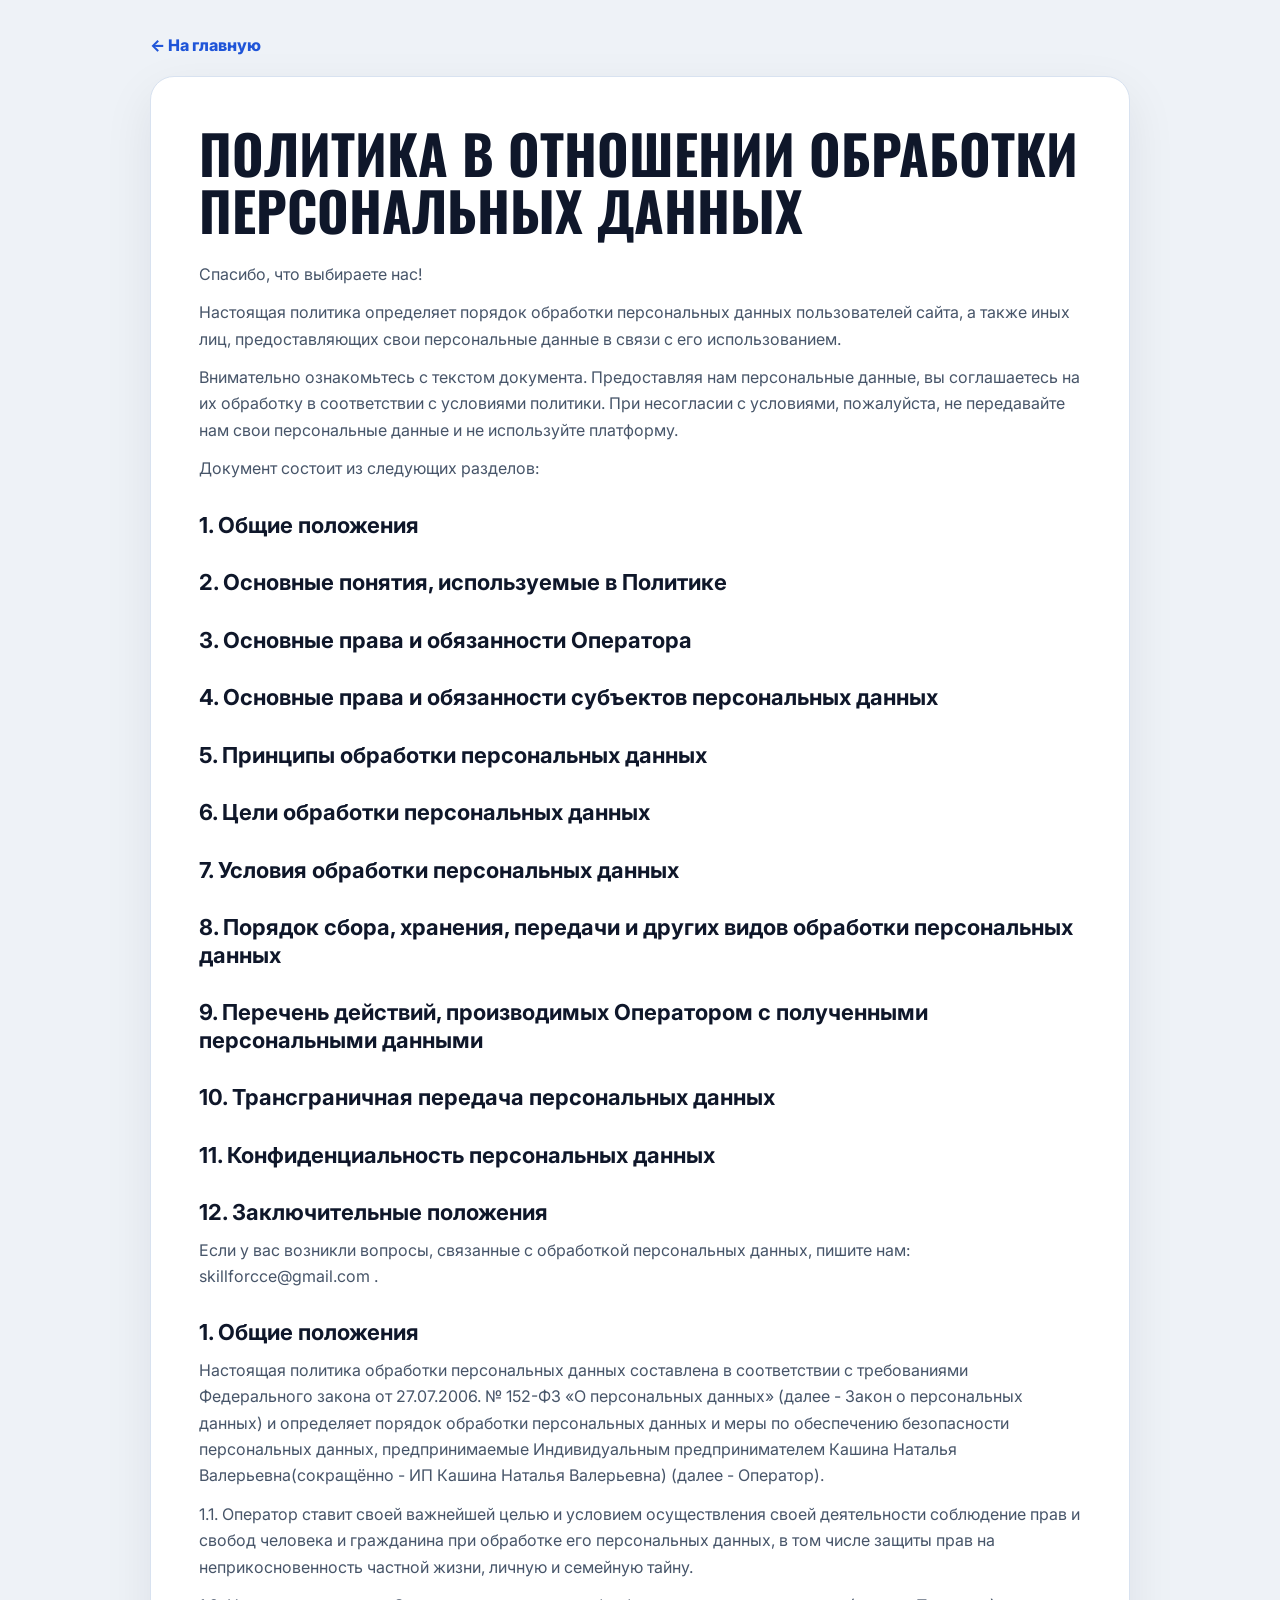
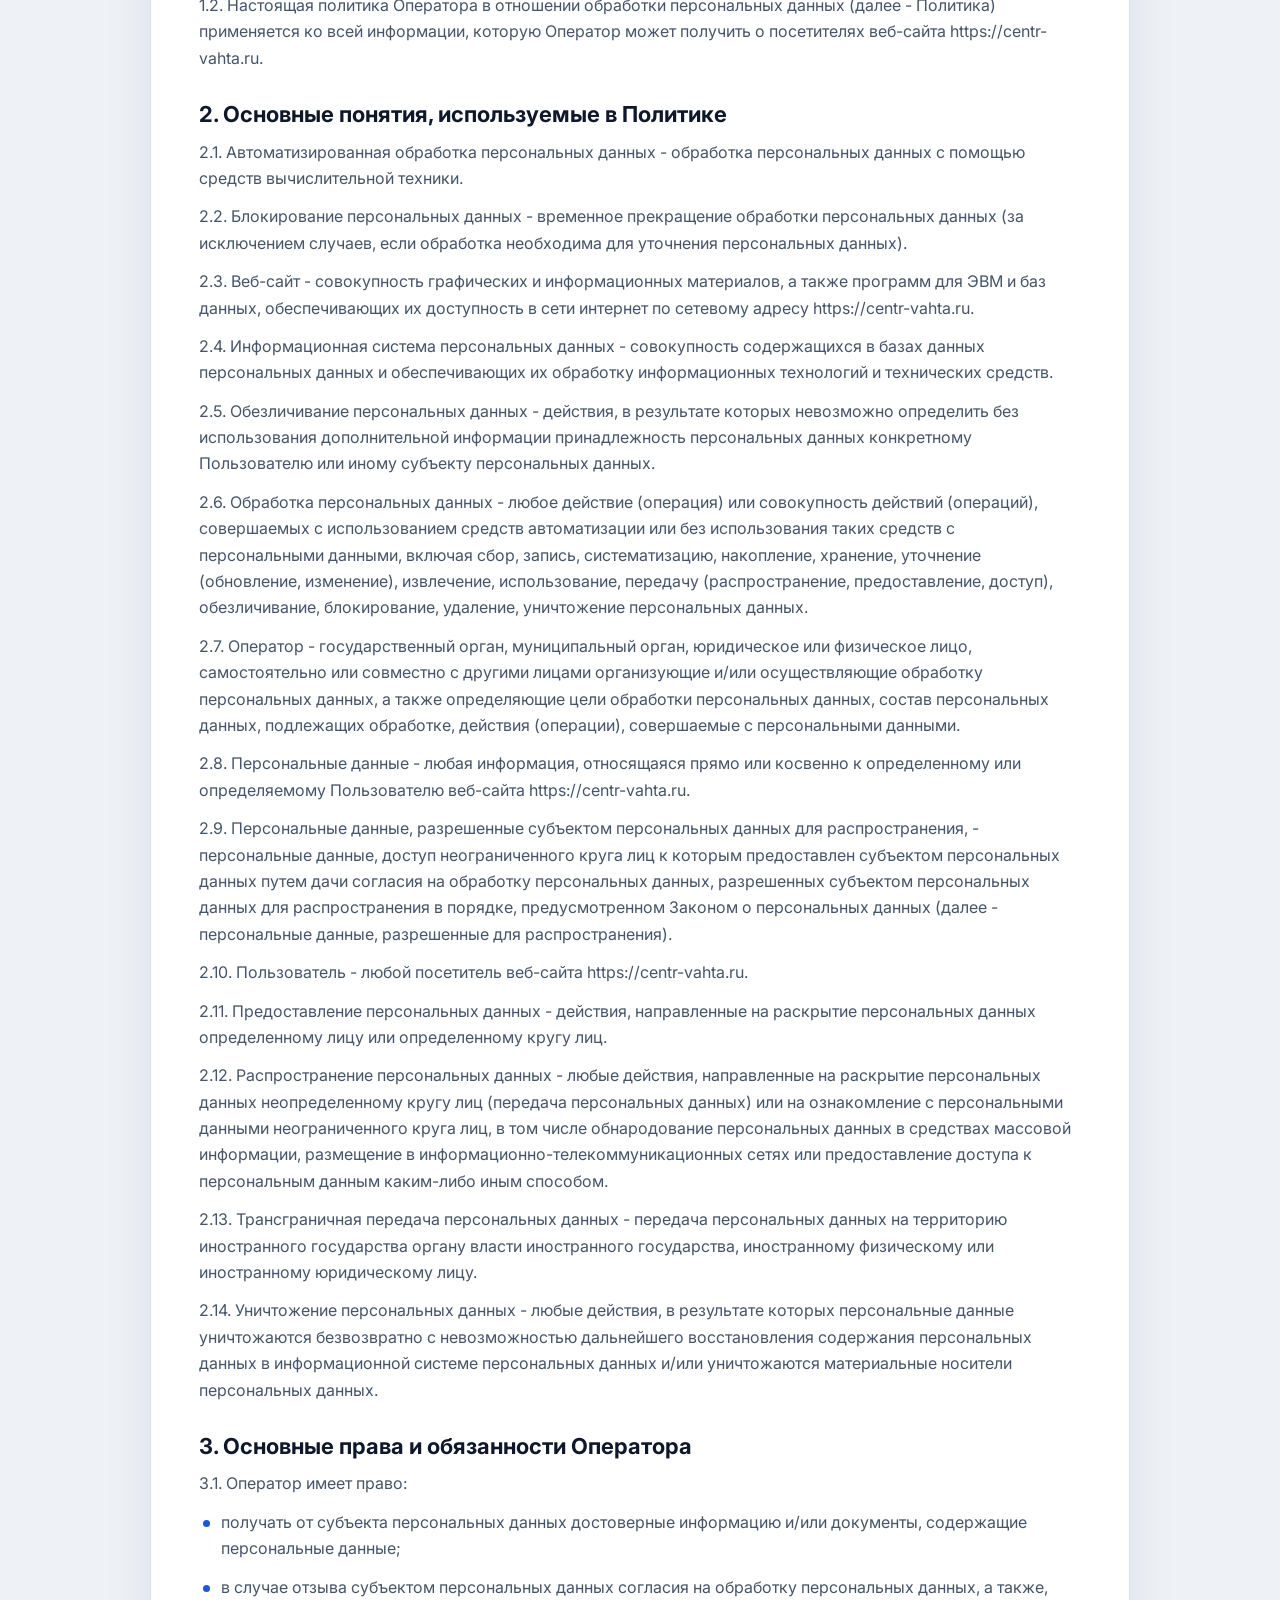
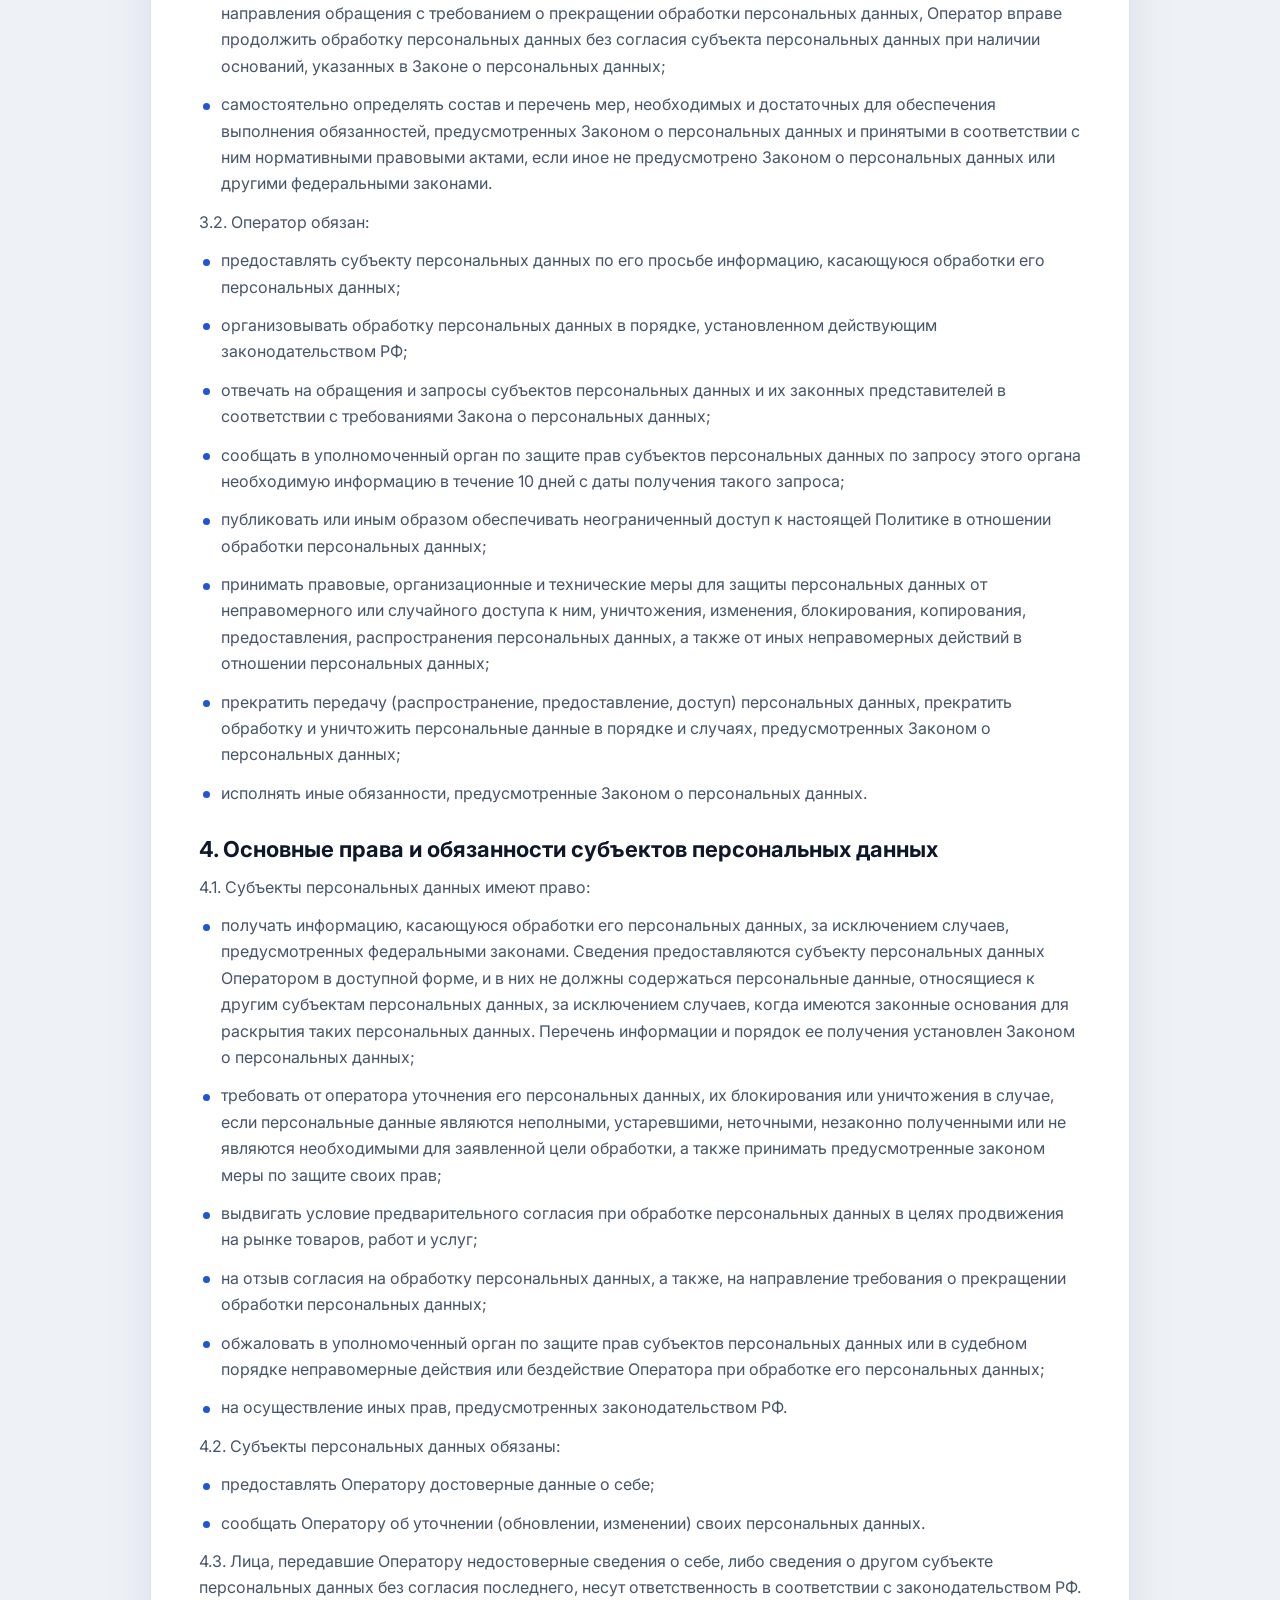
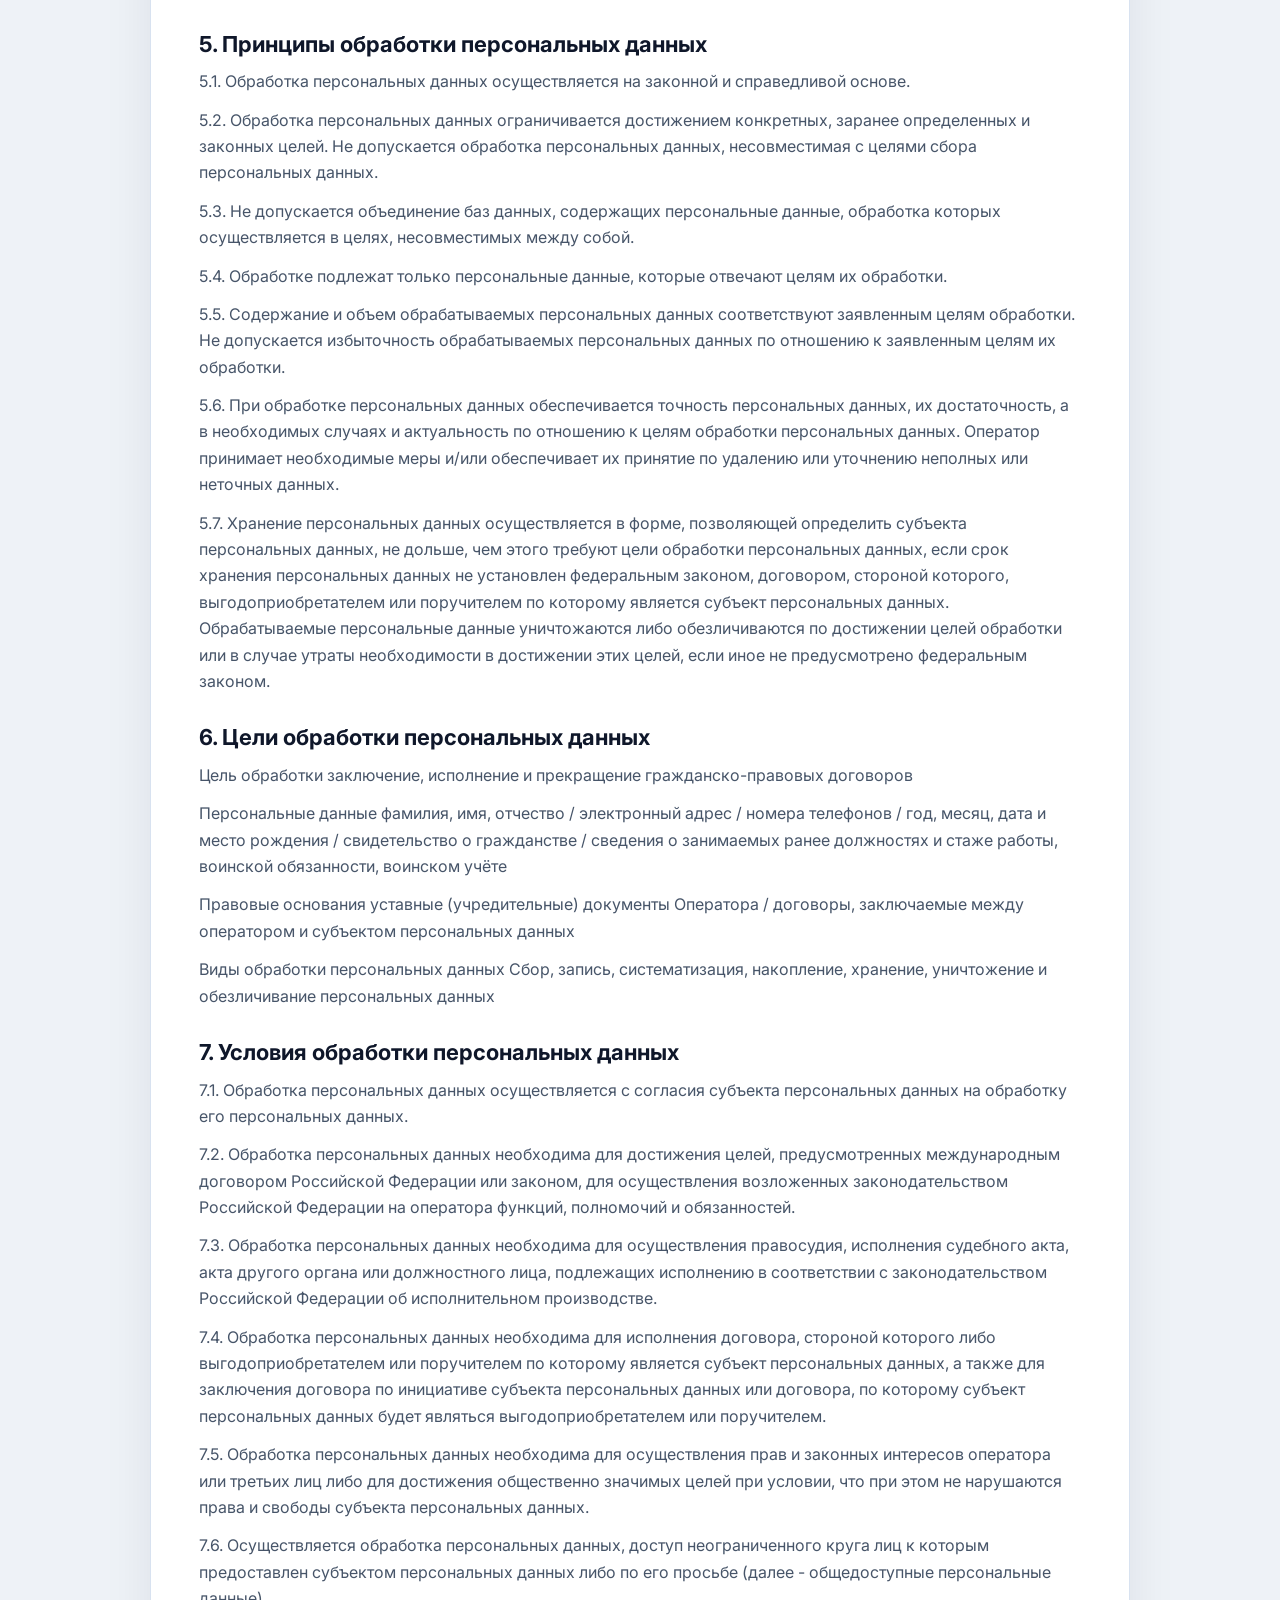
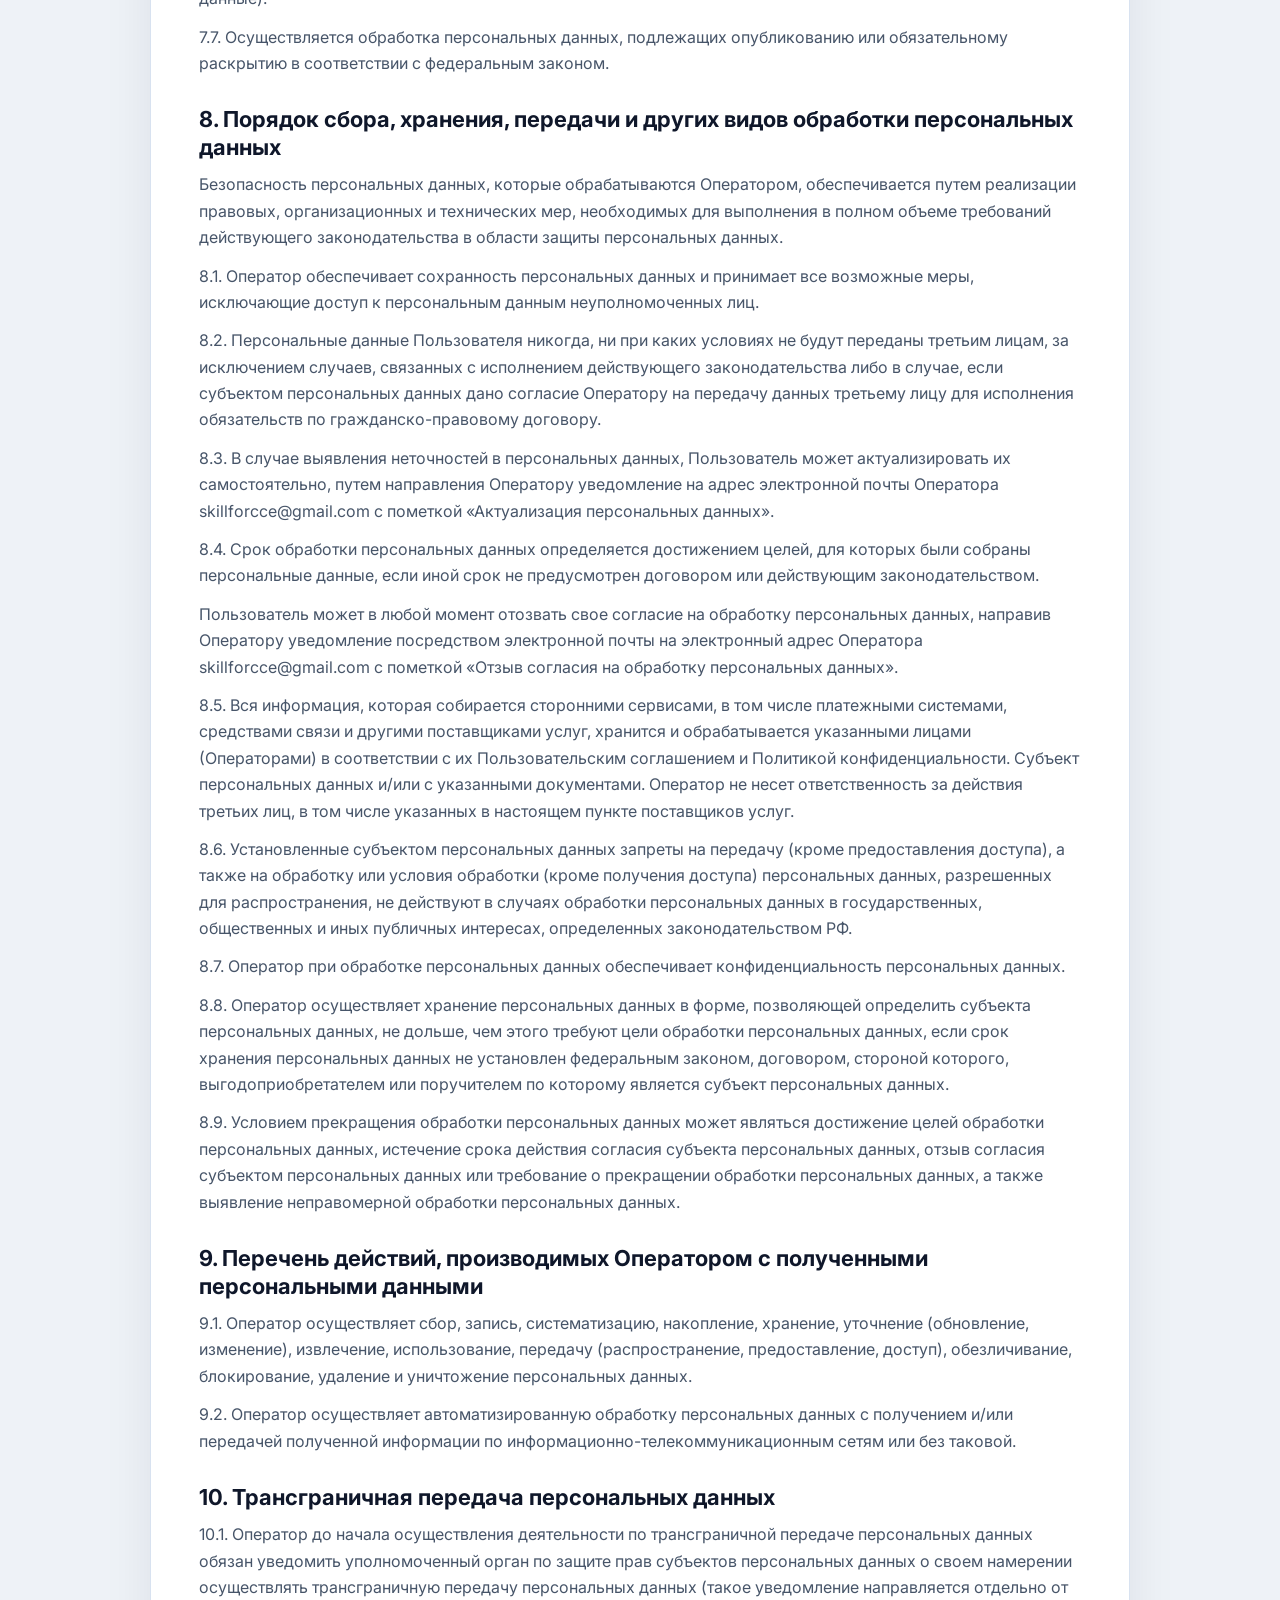
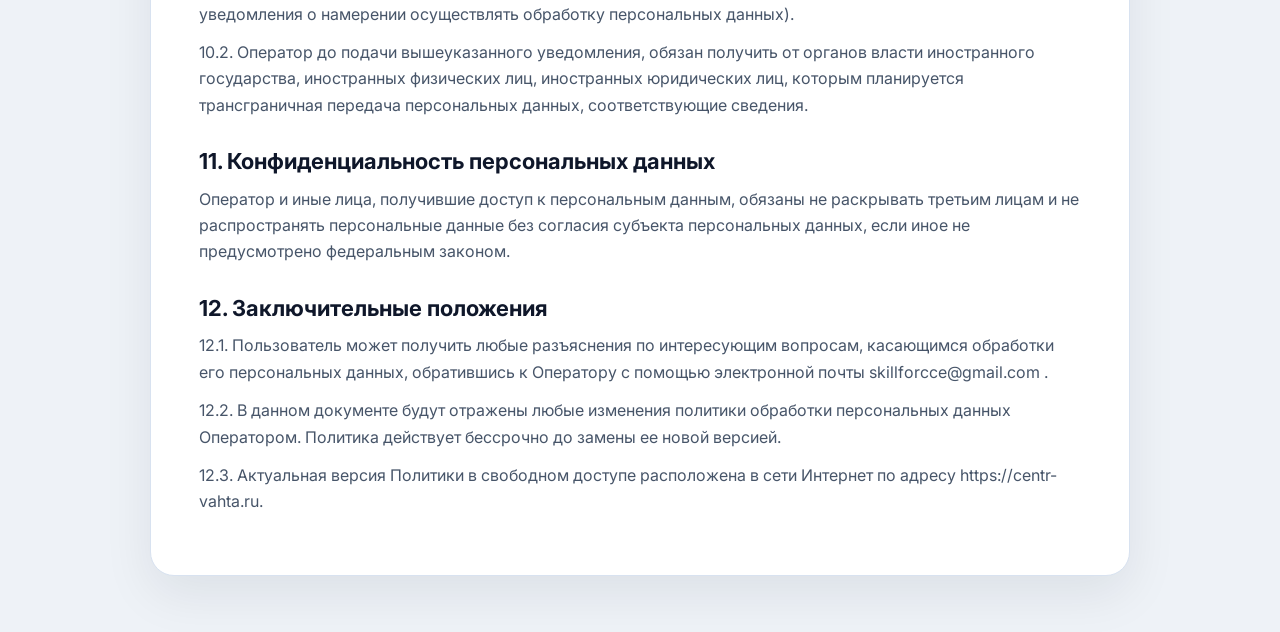
<file: pages/privacy.html>
<!doctype html>
<html lang="ru">
<head>
  <meta charset="UTF-8">
  <meta name="viewport" content="width=device-width, initial-scale=1.0">
  <title>Политика конфиденциальности</title>
  <meta name="description" content="Политика конфиденциальности сайта centr-vahta.ru.">
  <link rel="icon" href="/favicon.ico" sizes="any">
  <link rel="icon" href="/assets/images/favicon.svg" type="image/svg+xml">
  <link rel="icon" href="/assets/images/favicon-32x32.png" type="image/png" sizes="32x32">
  <link rel="apple-touch-icon" href="/assets/images/apple-touch-icon.png">
  <link rel="manifest" href="/site.webmanifest">
  <meta name="theme-color" content="#0f172a">
  <link rel="preconnect" href="https://fonts.googleapis.com">
  <link rel="preconnect" href="https://fonts.gstatic.com" crossorigin>
  <link href="https://fonts.googleapis.com/css2?family=Inter:wght@400;500;600;700;800&family=Oswald:wght@500;600;700&display=swap" rel="stylesheet">
  <style>
    :root { --blue: #1f55d8; --ink: #0f172a; --muted: #475569; --line: #d8e2f0; }
    * { box-sizing: border-box; }
    body { margin: 0; font-family: Inter, Arial, sans-serif; color: var(--ink); background: #eef2f7; line-height: 1.65; }
    .wrap { width: min(980px, calc(100% - 32px)); margin: 0 auto; padding: 32px 0 56px; }
    .back { display: inline-flex; align-items: center; gap: 8px; margin-bottom: 18px; color: var(--blue); text-decoration: none; font-weight: 800; }
    .card { background: #fff; border: 1px solid var(--line); border-radius: 24px; padding: clamp(24px, 4vw, 48px); box-shadow: 0 18px 50px rgba(15, 23, 42, .08); }
    h1 { margin: 0 0 22px; font-family: Oswald, Inter, sans-serif; font-size: clamp(30px, 5vw, 54px); line-height: 1.05; text-transform: uppercase; }
    h2 { margin: 30px 0 10px; font-size: 22px; line-height: 1.25; }
    p { margin: 0 0 12px; color: var(--muted); }
    .legal-bullet { padding-left: 22px; position: relative; }
    .legal-bullet::before { content: ''; width: 7px; height: 7px; border-radius: 50%; background: var(--blue); position: absolute; left: 4px; top: .72em; }
    @media (max-width: 640px) { .wrap { width: min(100% - 20px, 980px); padding-top: 18px; } .card { border-radius: 18px; padding: 20px; } }
  </style>
  <!-- Top.Mail.Ru / VK Ads counter -->
  <script type="text/javascript">
    var _tmr = window._tmr || (window._tmr = []);
    _tmr.push({id: "3797789", type: "pageView", start: (new Date()).getTime()});
    (function (d, w, id) {
      if (d.getElementById(id)) return;
      var ts = d.createElement("script"); ts.type = "text/javascript"; ts.async = true; ts.id = id;
      ts.src = "https://top-fwz1.mail.ru/js/code.js";
      var f = function () {var s = d.getElementsByTagName("script")[0]; s.parentNode.insertBefore(ts, s);};
      if (w.opera == "[object Opera]") { d.addEventListener("DOMContentLoaded", f, false); } else { f(); }
    })(document, window, "tmr-code");
  </script>
  <!-- /Top.Mail.Ru / VK Ads counter -->
</head>
<body>
  <noscript><div><img src="https://top-fwz1.mail.ru/counter?id=3797789;js=na" style="position:absolute;left:-9999px;" alt="Top.Mail.Ru" /></div></noscript>
  <main class="wrap">
    <a class="back" href="../index.html">← На главную</a>
    <article class="card">
        <h1>Политика в отношении обработки персональных данных</h1>
        <p>Спасибо, что выбираете нас!</p>
        <p>Настоящая политика определяет порядок обработки персональных данных пользователей сайта, а также иных лиц, предоставляющих свои персональные данные в связи с его использованием.</p>
        <p>Внимательно ознакомьтесь с текстом документа. Предоставляя нам персональные данные, вы соглашаетесь на их обработку в соответствии с условиями политики. При несогласии с условиями, пожалуйста, не передавайте нам свои персональные данные и не используйте платформу.</p>
        <p>Документ состоит из следующих разделов:</p>
        <h2>1. Общие положения</h2>
        <h2>2. Основные понятия, используемые в Политике</h2>
        <h2>3. Основные права и обязанности Оператора</h2>
        <h2>4. Основные права и обязанности субъектов персональных данных</h2>
        <h2>5. Принципы обработки персональных данных</h2>
        <h2>6. Цели обработки персональных данных</h2>
        <h2>7. Условия обработки персональных данных</h2>
        <h2>8. Порядок сбора, хранения, передачи и других видов обработки персональных данных</h2>
        <h2>9. Перечень действий, производимых Оператором с полученными персональными данными</h2>
        <h2>10. Трансграничная передача персональных данных</h2>
        <h2>11. Конфиденциальность персональных данных</h2>
        <h2>12. Заключительные положения</h2>
        <p>Если у вас возникли вопросы, связанные с обработкой персональных данных, пишите нам: skillforcce@gmail.com .</p>
        <h2>1. Общие положения</h2>
        <p>Настоящая политика обработки персональных данных составлена в соответствии с требованиями Федерального закона от 27.07.2006. № 152-ФЗ &#171;О персональных данных&#187; (далее - Закон о персональных данных) и определяет порядок обработки персональных данных и меры по обеспечению безопасности персональных данных, предпринимаемые Индивидуальным предпринимателем Кашина Наталья Валерьевна(сокращённо - ИП Кашина Наталья Валерьевна) (далее - Оператор).</p>
        <p>1.1. Оператор ставит своей важнейшей целью и условием осуществления своей деятельности соблюдение прав и свобод человека и гражданина при обработке его персональных данных, в том числе защиты прав на неприкосновенность частной жизни, личную и семейную тайну.</p>
        <p>1.2. Настоящая политика Оператора в отношении обработки персональных данных (далее - Политика) применяется ко всей информации, которую Оператор может получить о посетителях веб-сайта https://centr-vahta.ru.</p>
        <h2>2. Основные понятия, используемые в Политике</h2>
        <p>2.1. Автоматизированная обработка персональных данных - обработка персональных данных с помощью средств вычислительной техники.</p>
        <p>2.2. Блокирование персональных данных - временное прекращение обработки персональных данных (за исключением случаев, если обработка необходима для уточнения персональных данных).</p>
        <p>2.3. Веб-сайт - совокупность графических и информационных материалов, а также программ для ЭВМ и баз данных, обеспечивающих их доступность в сети интернет по сетевому адресу https://centr-vahta.ru.</p>
        <p>2.4. Информационная система персональных данных - совокупность содержащихся в базах данных персональных данных и обеспечивающих их обработку информационных технологий и технических средств.</p>
        <p>2.5. Обезличивание персональных данных - действия, в результате которых невозможно определить без использования дополнительной информации принадлежность персональных данных конкретному Пользователю или иному субъекту персональных данных.</p>
        <p>2.6. Обработка персональных данных - любое действие (операция) или совокупность действий (операций), совершаемых с использованием средств автоматизации или без использования таких средств с персональными данными, включая сбор, запись, систематизацию, накопление, хранение, уточнение (обновление, изменение), извлечение, использование, передачу (распространение, предоставление, доступ), обезличивание, блокирование, удаление, уничтожение персональных данных.</p>
        <p>2.7. Оператор - государственный орган, муниципальный орган, юридическое или физическое лицо, самостоятельно или совместно с другими лицами организующие и/или осуществляющие обработку персональных данных, а также определяющие цели обработки персональных данных, состав персональных данных, подлежащих обработке, действия (операции), совершаемые с персональными данными.</p>
        <p>2.8. Персональные данные - любая информация, относящаяся прямо или косвенно к определенному или определяемому Пользователю веб-сайта https://centr-vahta.ru.</p>
        <p>2.9. Персональные данные, разрешенные субъектом персональных данных для распространения, - персональные данные, доступ неограниченного круга лиц к которым предоставлен субъектом персональных данных путем дачи согласия на обработку персональных данных, разрешенных субъектом персональных данных для распространения в порядке, предусмотренном Законом о персональных данных (далее - персональные данные, разрешенные для распространения).</p>
        <p>2.10. Пользователь - любой посетитель веб-сайта https://centr-vahta.ru.</p>
        <p>2.11. Предоставление персональных данных - действия, направленные на раскрытие персональных данных определенному лицу или определенному кругу лиц.</p>
        <p>2.12. Распространение персональных данных - любые действия, направленные на раскрытие персональных данных неопределенному кругу лиц (передача персональных данных) или на ознакомление с персональными данными неограниченного круга лиц, в том числе обнародование персональных данных в средствах массовой информации, размещение в информационно-телекоммуникационных сетях или предоставление доступа к персональным данным каким-либо иным способом.</p>
        <p>2.13. Трансграничная передача персональных данных - передача персональных данных на территорию иностранного государства органу власти иностранного государства, иностранному физическому или иностранному юридическому лицу.</p>
        <p>2.14. Уничтожение персональных данных - любые действия, в результате которых персональные данные уничтожаются безвозвратно с невозможностью дальнейшего восстановления содержания персональных данных в информационной системе персональных данных и/или уничтожаются материальные носители персональных данных.</p>
        <h2>3. Основные права и обязанности Оператора</h2>
        <p>3.1. Оператор имеет право:</p>
        <p class="legal-bullet">получать от субъекта персональных данных достоверные информацию и/или документы, содержащие персональные данные;</p>
        <p class="legal-bullet">в случае отзыва субъектом персональных данных согласия на обработку персональных данных, а также, направления обращения с требованием о прекращении обработки персональных данных, Оператор вправе продолжить обработку персональных данных без согласия субъекта персональных данных при наличии оснований, указанных в Законе о персональных данных;</p>
        <p class="legal-bullet">самостоятельно определять состав и перечень мер, необходимых и достаточных для обеспечения выполнения обязанностей, предусмотренных Законом о персональных данных и принятыми в соответствии с ним нормативными правовыми актами, если иное не предусмотрено Законом о персональных данных или другими федеральными законами.</p>
        <p>3.2. Оператор обязан:</p>
        <p class="legal-bullet">предоставлять субъекту персональных данных по его просьбе информацию, касающуюся обработки его персональных данных;</p>
        <p class="legal-bullet">организовывать обработку персональных данных в порядке, установленном действующим законодательством РФ;</p>
        <p class="legal-bullet">отвечать на обращения и запросы субъектов персональных данных и их законных представителей в соответствии с требованиями Закона о персональных данных;</p>
        <p class="legal-bullet">сообщать в уполномоченный орган по защите прав субъектов персональных данных по запросу этого органа необходимую информацию в течение 10 дней с даты получения такого запроса;</p>
        <p class="legal-bullet">публиковать или иным образом обеспечивать неограниченный доступ к настоящей Политике в отношении обработки персональных данных;</p>
        <p class="legal-bullet">принимать правовые, организационные и технические меры для защиты персональных данных от неправомерного или случайного доступа к ним, уничтожения, изменения, блокирования, копирования, предоставления, распространения персональных данных, а также от иных неправомерных действий в отношении персональных данных;</p>
        <p class="legal-bullet">прекратить передачу (распространение, предоставление, доступ) персональных данных, прекратить обработку и уничтожить персональные данные в порядке и случаях, предусмотренных Законом о персональных данных;</p>
        <p class="legal-bullet">исполнять иные обязанности, предусмотренные Законом о персональных данных.</p>
        <h2>4. Основные права и обязанности субъектов персональных данных</h2>
        <p>4.1. Субъекты персональных данных имеют право:</p>
        <p class="legal-bullet">получать информацию, касающуюся обработки его персональных данных, за исключением случаев, предусмотренных федеральными законами. Сведения предоставляются субъекту персональных данных Оператором в доступной форме, и в них не должны содержаться персональные данные, относящиеся к другим субъектам персональных данных, за исключением случаев, когда имеются законные основания для раскрытия таких персональных данных. Перечень информации и порядок ее получения установлен Законом о персональных данных;</p>
        <p class="legal-bullet">требовать от оператора уточнения его персональных данных, их блокирования или уничтожения в случае, если персональные данные являются неполными, устаревшими, неточными, незаконно полученными или не являются необходимыми для заявленной цели обработки, а также принимать предусмотренные законом меры по защите своих прав;</p>
        <p class="legal-bullet">выдвигать условие предварительного согласия при обработке персональных данных в целях продвижения на рынке товаров, работ и услуг;</p>
        <p class="legal-bullet">на отзыв согласия на обработку персональных данных, а также, на направление требования о прекращении обработки персональных данных;</p>
        <p class="legal-bullet">обжаловать в уполномоченный орган по защите прав субъектов персональных данных или в судебном порядке неправомерные действия или бездействие Оператора при обработке его персональных данных;</p>
        <p class="legal-bullet">на осуществление иных прав, предусмотренных законодательством РФ.</p>
        <p>4.2. Субъекты персональных данных обязаны:</p>
        <p class="legal-bullet">предоставлять Оператору достоверные данные о себе;</p>
        <p class="legal-bullet">сообщать Оператору об уточнении (обновлении, изменении) своих персональных данных.</p>
        <p>4.3. Лица, передавшие Оператору недостоверные сведения о себе, либо сведения о другом субъекте персональных данных без согласия последнего, несут ответственность в соответствии с законодательством РФ.</p>
        <h2>5. Принципы обработки персональных данных</h2>
        <p>5.1. Обработка персональных данных осуществляется на законной и справедливой основе.</p>
        <p>5.2. Обработка персональных данных ограничивается достижением конкретных, заранее определенных и законных целей. Не допускается обработка персональных данных, несовместимая с целями сбора персональных данных.</p>
        <p>5.3. Не допускается объединение баз данных, содержащих персональные данные, обработка которых осуществляется в целях, несовместимых между собой.</p>
        <p>5.4. Обработке подлежат только персональные данные, которые отвечают целям их обработки.</p>
        <p>5.5. Содержание и объем обрабатываемых персональных данных соответствуют заявленным целям обработки. Не допускается избыточность обрабатываемых персональных данных по отношению к заявленным целям их обработки.</p>
        <p>5.6. При обработке персональных данных обеспечивается точность персональных данных, их достаточность, а в необходимых случаях и актуальность по отношению к целям обработки персональных данных. Оператор принимает необходимые меры и/или обеспечивает их принятие по удалению или уточнению неполных или неточных данных.</p>
        <p>5.7. Хранение персональных данных осуществляется в форме, позволяющей определить субъекта персональных данных, не дольше, чем этого требуют цели обработки персональных данных, если срок хранения персональных данных не установлен федеральным законом, договором, стороной которого, выгодоприобретателем или поручителем по которому является субъект персональных данных. Обрабатываемые персональные данные уничтожаются либо обезличиваются по достижении целей обработки или в случае утраты необходимости в достижении этих целей, если иное не предусмотрено федеральным законом.</p>
        <h2>6. Цели обработки персональных данных</h2>
        <p>Цель обработки заключение, исполнение и прекращение гражданско-правовых договоров</p>
        <p>Персональные данные фамилия, имя, отчество / электронный адрес / номера телефонов / год, месяц, дата и место рождения / свидетельство о гражданстве / сведения о занимаемых ранее должностях и стаже работы, воинской обязанности, воинском учёте</p>
        <p>Правовые основания уставные (учредительные) документы Оператора / договоры, заключаемые между оператором и субъектом персональных данных</p>
        <p>Виды обработки персональных данных Сбор, запись, систематизация, накопление, хранение, уничтожение и обезличивание персональных данных</p>
        <h2>7. Условия обработки персональных данных</h2>
        <p>7.1. Обработка персональных данных осуществляется с согласия субъекта персональных данных на обработку его персональных данных.</p>
        <p>7.2. Обработка персональных данных необходима для достижения целей, предусмотренных международным договором Российской Федерации или законом, для осуществления возложенных законодательством Российской Федерации на оператора функций, полномочий и обязанностей.</p>
        <p>7.3. Обработка персональных данных необходима для осуществления правосудия, исполнения судебного акта, акта другого органа или должностного лица, подлежащих исполнению в соответствии с законодательством Российской Федерации об исполнительном производстве.</p>
        <p>7.4. Обработка персональных данных необходима для исполнения договора, стороной которого либо выгодоприобретателем или поручителем по которому является субъект персональных данных, а также для заключения договора по инициативе субъекта персональных данных или договора, по которому субъект персональных данных будет являться выгодоприобретателем или поручителем.</p>
        <p>7.5. Обработка персональных данных необходима для осуществления прав и законных интересов оператора или третьих лиц либо для достижения общественно значимых целей при условии, что при этом не нарушаются права и свободы субъекта персональных данных.</p>
        <p>7.6. Осуществляется обработка персональных данных, доступ неограниченного круга лиц к которым предоставлен субъектом персональных данных либо по его просьбе (далее - общедоступные персональные данные).</p>
        <p>7.7. Осуществляется обработка персональных данных, подлежащих опубликованию или обязательному раскрытию в соответствии с федеральным законом.</p>
        <h2>8. Порядок сбора, хранения, передачи и других видов обработки персональных данных</h2>
        <p>Безопасность персональных данных, которые обрабатываются Оператором, обеспечивается путем реализации правовых, организационных и технических мер, необходимых для выполнения в полном объеме требований действующего законодательства в области защиты персональных данных.</p>
        <p>8.1. Оператор обеспечивает сохранность персональных данных и принимает все возможные меры, исключающие доступ к персональным данным неуполномоченных лиц.</p>
        <p>8.2. Персональные данные Пользователя никогда, ни при каких условиях не будут переданы третьим лицам, за исключением случаев, связанных с исполнением действующего законодательства либо в случае, если субъектом персональных данных дано согласие Оператору на передачу данных третьему лицу для исполнения обязательств по гражданско-правовому договору.</p>
        <p>8.3. В случае выявления неточностей в персональных данных, Пользователь может актуализировать их самостоятельно, путем направления Оператору уведомление на адрес электронной почты Оператора skillforcce@gmail.com с пометкой &#171;Актуализация персональных данных&#187;.</p>
        <p>8.4. Срок обработки персональных данных определяется достижением целей, для которых были собраны персональные данные, если иной срок не предусмотрен договором или действующим законодательством.</p>
        <p>Пользователь может в любой момент отозвать свое согласие на обработку персональных данных, направив Оператору уведомление посредством электронной почты на электронный адрес Оператора skillforcce@gmail.com с пометкой &#171;Отзыв согласия на обработку персональных данных&#187;.</p>
        <p>8.5. Вся информация, которая собирается сторонними сервисами, в том числе платежными системами, средствами связи и другими поставщиками услуг, хранится и обрабатывается указанными лицами (Операторами) в соответствии с их Пользовательским соглашением и Политикой конфиденциальности. Субъект персональных данных и/или с указанными документами. Оператор не несет ответственность за действия третьих лиц, в том числе указанных в настоящем пункте поставщиков услуг.</p>
        <p>8.6. Установленные субъектом персональных данных запреты на передачу (кроме предоставления доступа), а также на обработку или условия обработки (кроме получения доступа) персональных данных, разрешенных для распространения, не действуют в случаях обработки персональных данных в государственных, общественных и иных публичных интересах, определенных законодательством РФ.</p>
        <p>8.7. Оператор при обработке персональных данных обеспечивает конфиденциальность персональных данных.</p>
        <p>8.8. Оператор осуществляет хранение персональных данных в форме, позволяющей определить субъекта персональных данных, не дольше, чем этого требуют цели обработки персональных данных, если срок хранения персональных данных не установлен федеральным законом, договором, стороной которого, выгодоприобретателем или поручителем по которому является субъект персональных данных.</p>
        <p>8.9. Условием прекращения обработки персональных данных может являться достижение целей обработки персональных данных, истечение срока действия согласия субъекта персональных данных, отзыв согласия субъектом персональных данных или требование о прекращении обработки персональных данных, а также выявление неправомерной обработки персональных данных.</p>
        <h2>9. Перечень действий, производимых Оператором с полученными персональными данными</h2>
        <p>9.1. Оператор осуществляет сбор, запись, систематизацию, накопление, хранение, уточнение (обновление, изменение), извлечение, использование, передачу (распространение, предоставление, доступ), обезличивание, блокирование, удаление и уничтожение персональных данных.</p>
        <p>9.2. Оператор осуществляет автоматизированную обработку персональных данных с получением и/или передачей полученной информации по информационно-телекоммуникационным сетям или без таковой.</p>
        <h2>10. Трансграничная передача персональных данных</h2>
        <p>10.1. Оператор до начала осуществления деятельности по трансграничной передаче персональных данных обязан уведомить уполномоченный орган по защите прав субъектов персональных данных о своем намерении осуществлять трансграничную передачу персональных данных (такое уведомление направляется отдельно от уведомления о намерении осуществлять обработку персональных данных).</p>
        <p>10.2. Оператор до подачи вышеуказанного уведомления, обязан получить от органов власти иностранного государства, иностранных физических лиц, иностранных юридических лиц, которым планируется трансграничная передача персональных данных, соответствующие сведения.</p>
        <h2>11. Конфиденциальность персональных данных</h2>
        <p>Оператор и иные лица, получившие доступ к персональным данным, обязаны не раскрывать третьим лицам и не распространять персональные данные без согласия субъекта персональных данных, если иное не предусмотрено федеральным законом.</p>
        <h2>12. Заключительные положения</h2>
        <p>12.1. Пользователь может получить любые разъяснения по интересующим вопросам, касающимся обработки его персональных данных, обратившись к Оператору с помощью электронной почты skillforcce@gmail.com .</p>
        <p>12.2. В данном документе будут отражены любые изменения политики обработки персональных данных Оператором. Политика действует бессрочно до замены ее новой версией.</p>
        <p>12.3. Актуальная версия Политики в свободном доступе расположена в сети Интернет по адресу https://centr-vahta.ru.</p>
    </article>
  </main>
</body>
</html>
</file>
